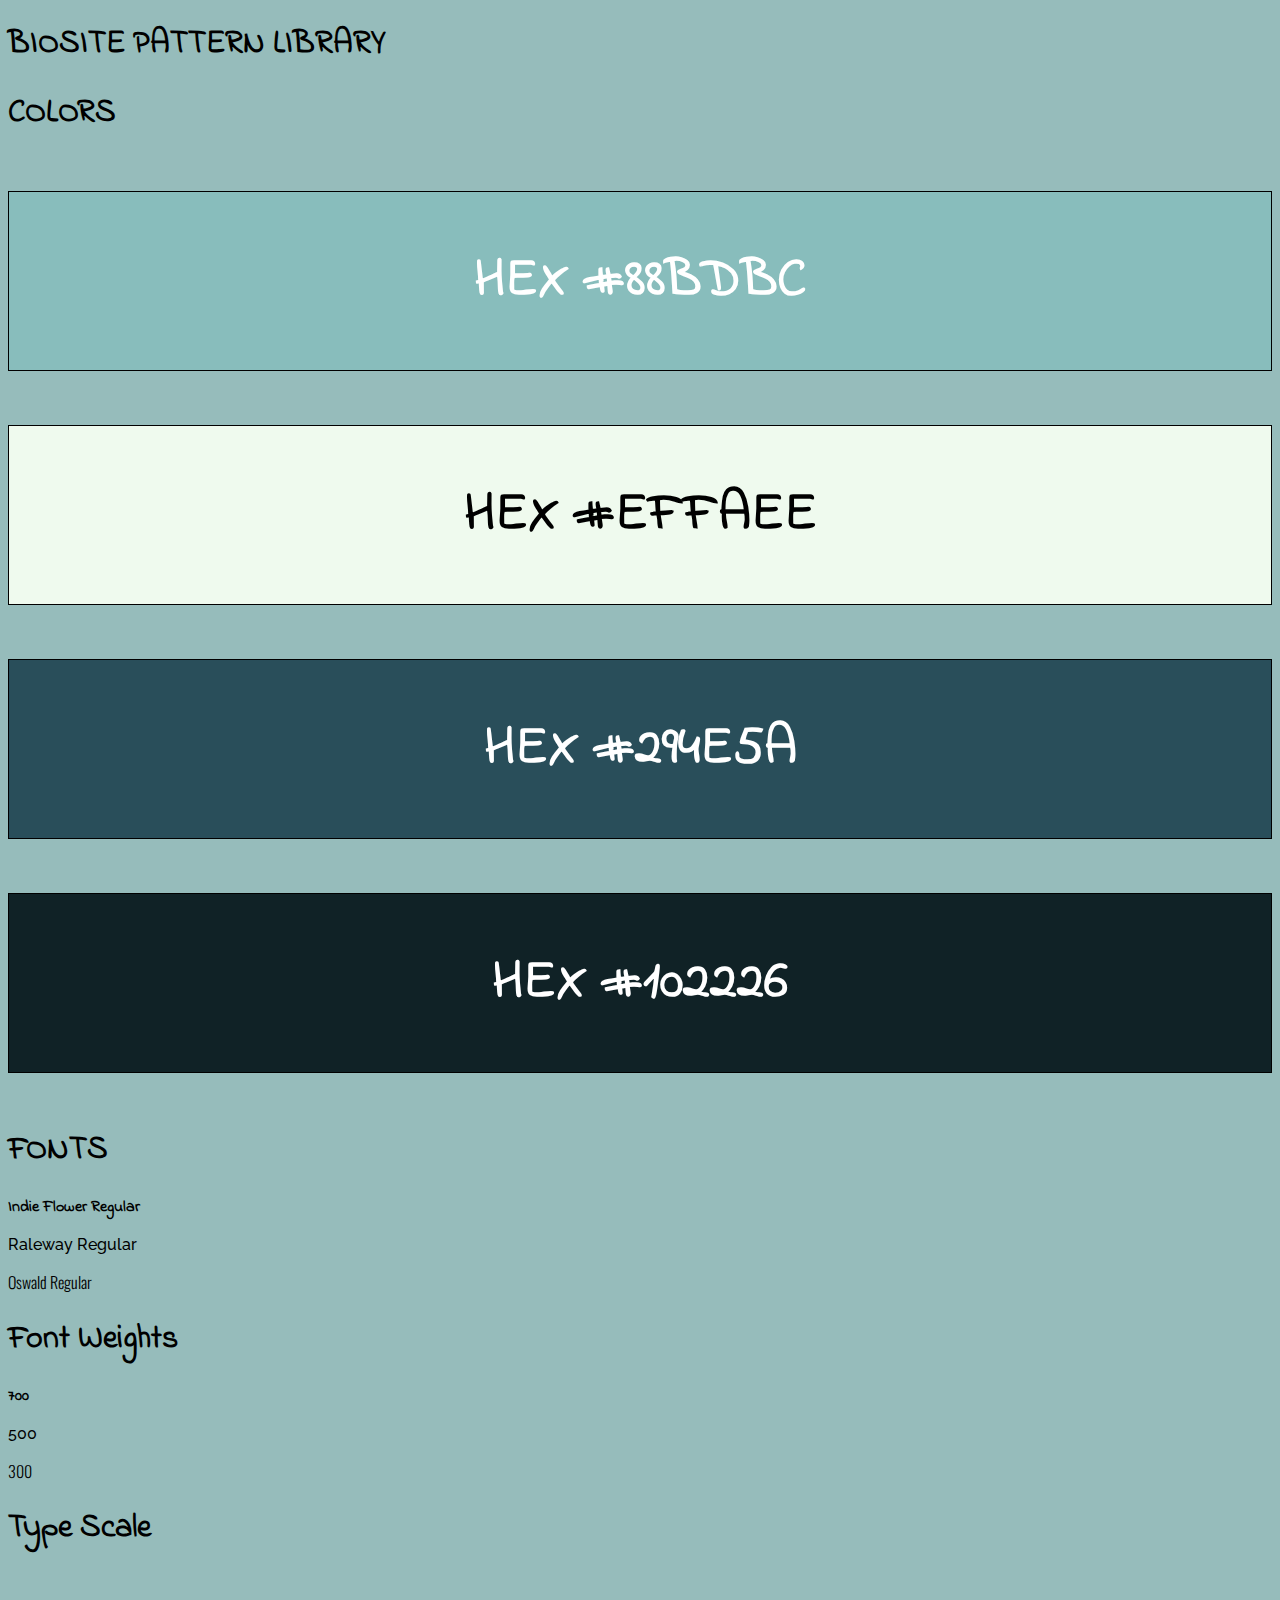
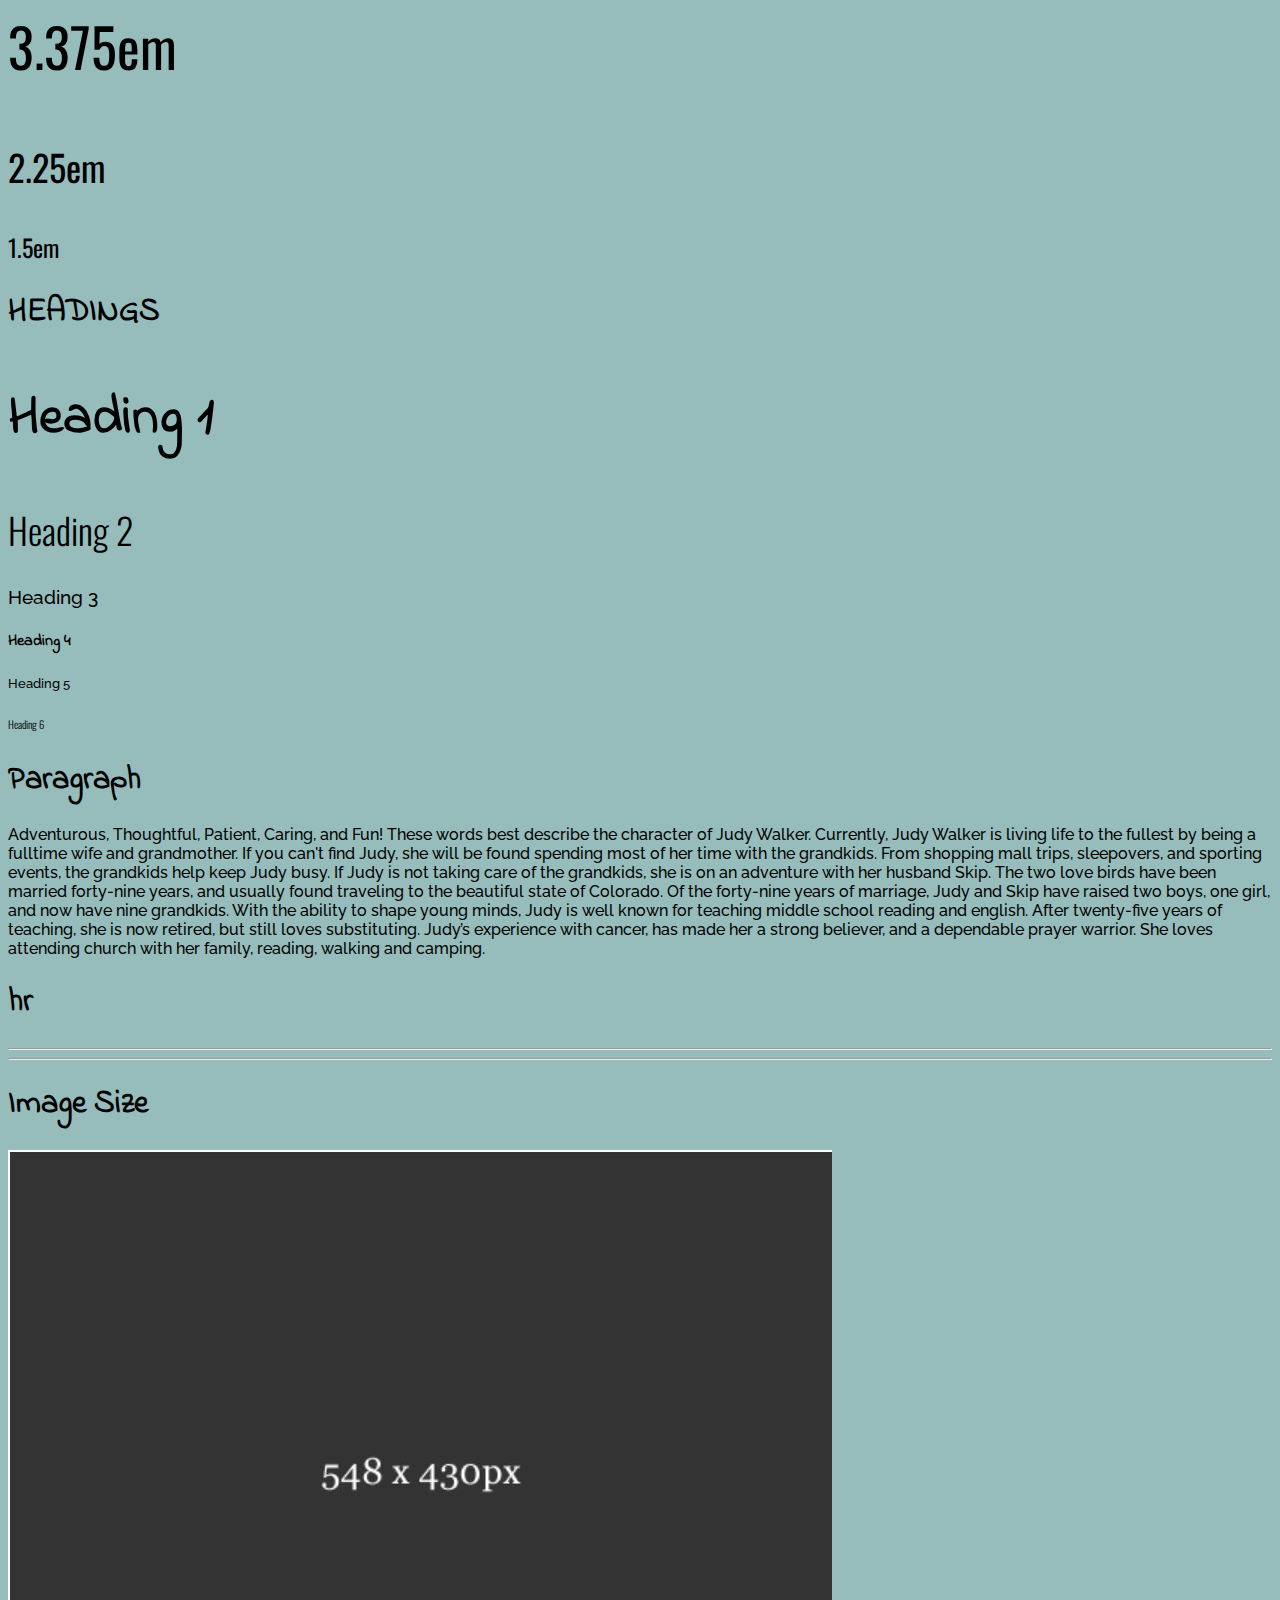
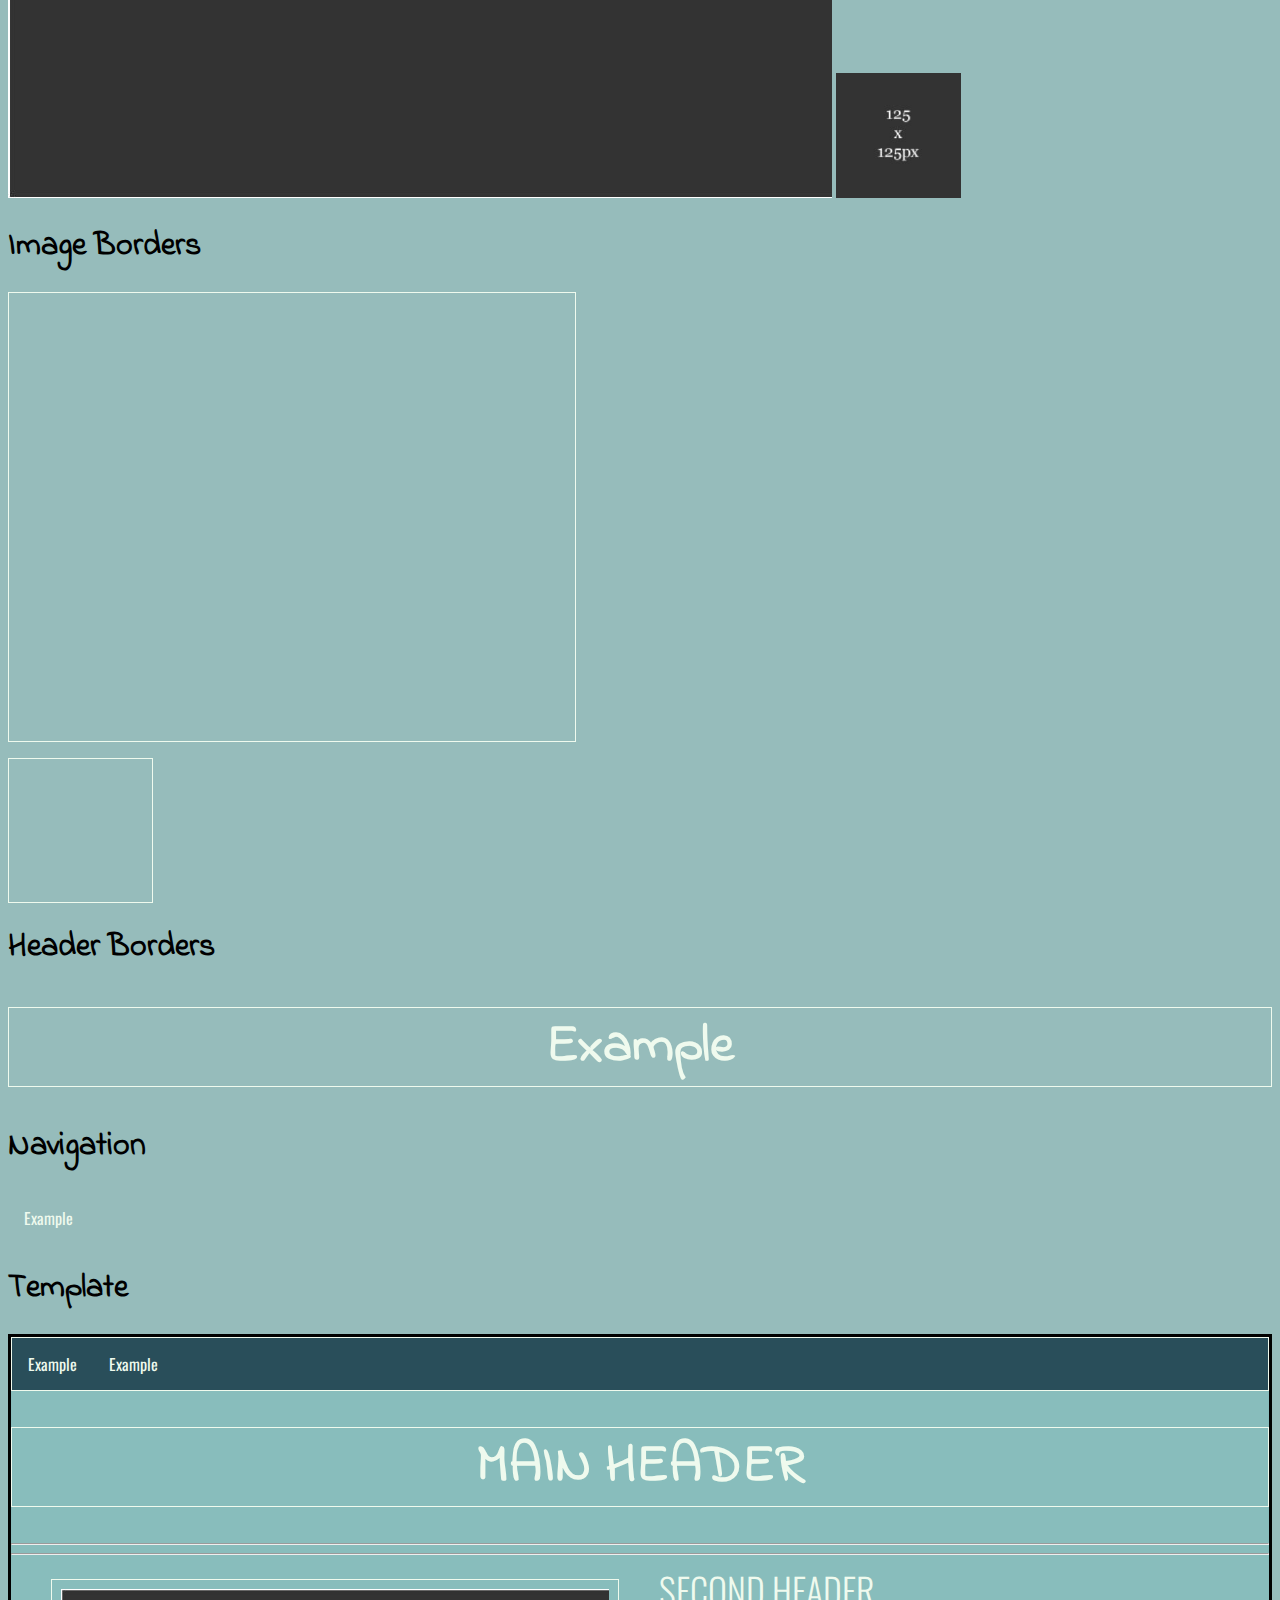
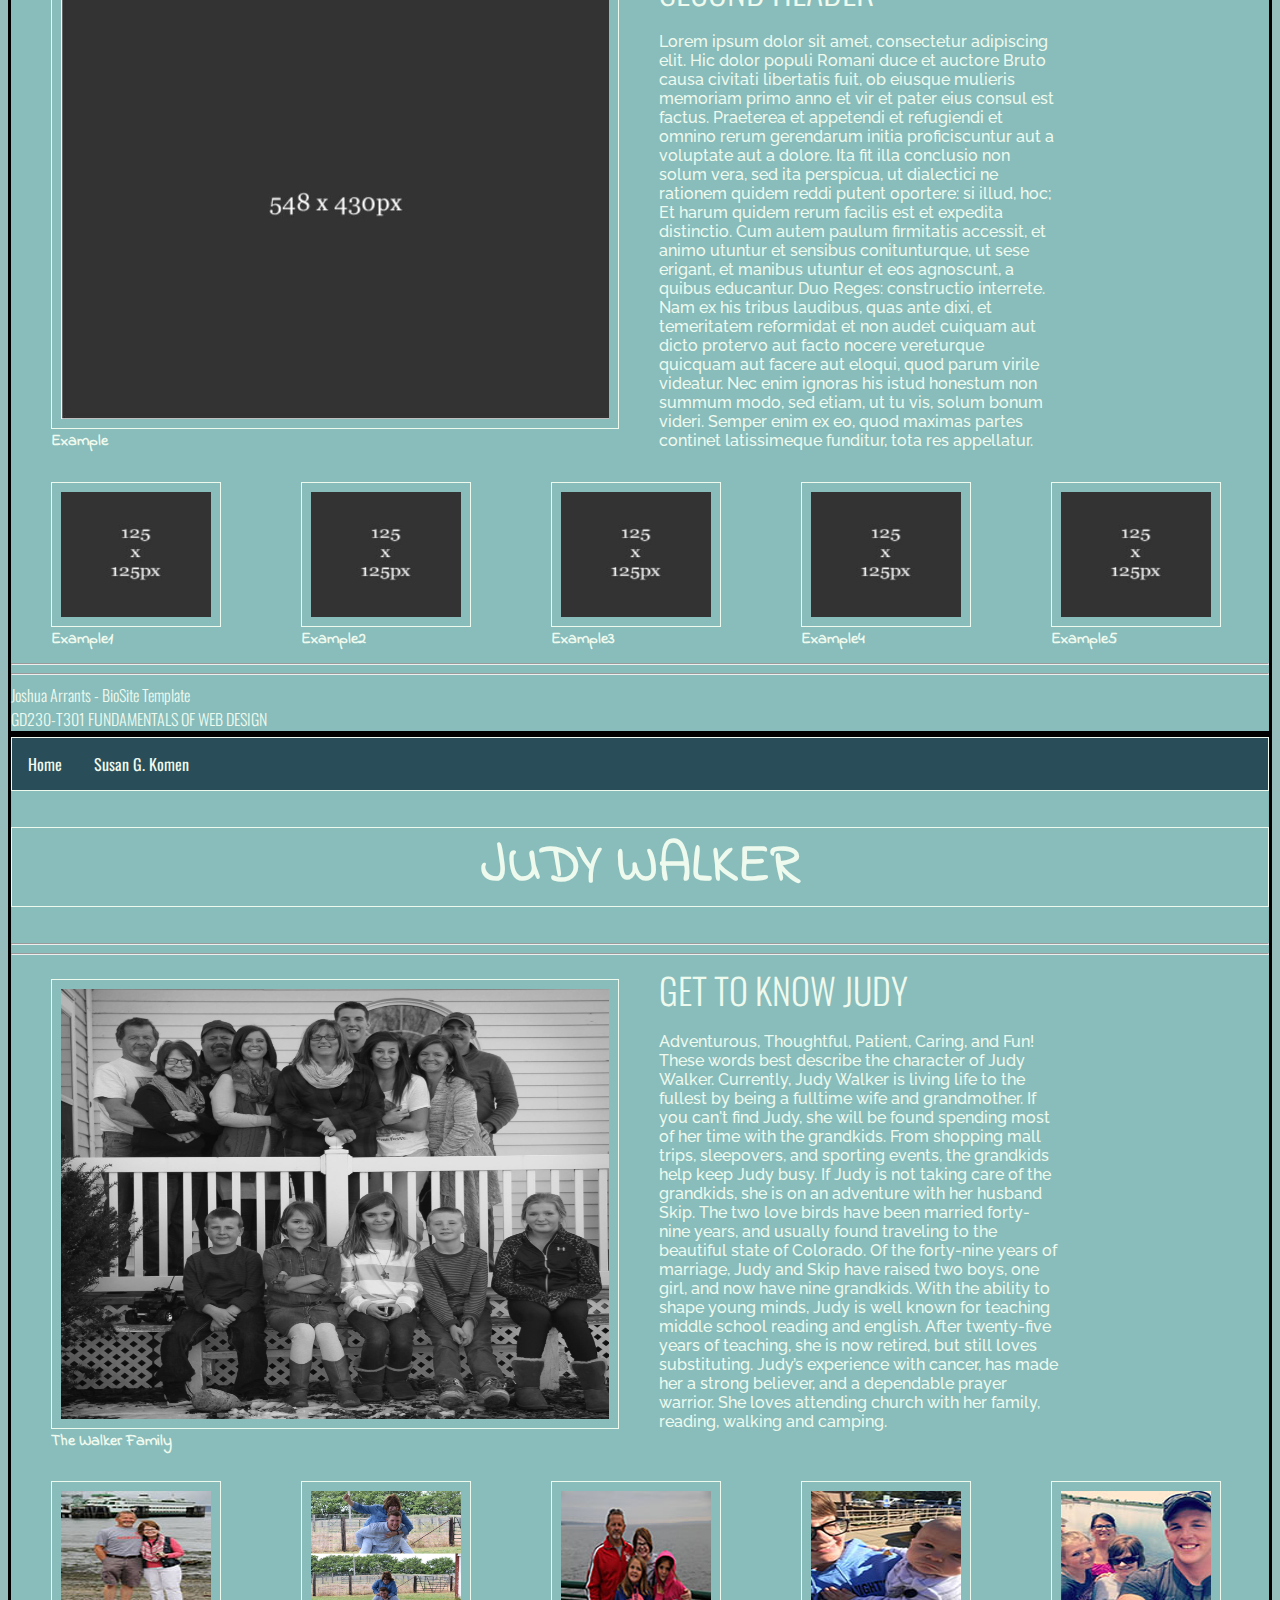
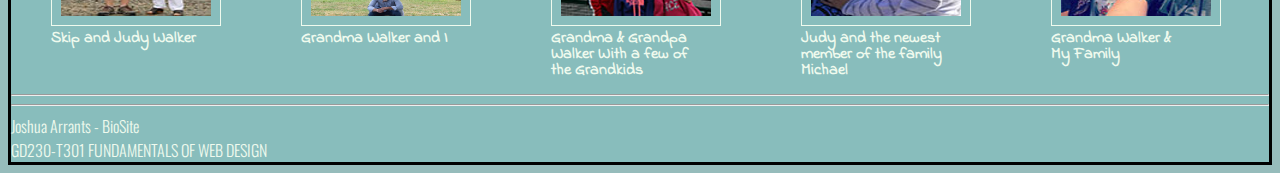
<file: bioSite Project/bioSite Pattern Library/index.html>
<!doctype html>
<html lang="en">
<head>
<meta charset="utf-8">
<meta name = "viewport" content="width = device-width, initial-scale = 1.0"/>
<title>BioSite Pattern Library</title>
<link rel="stylesheet" href="biositelibrarystyle.css"/>
<link href="https://fonts.googleapis.com/css?family=Indie+Flower|Oswald|Raleway" rel="stylesheet">
</head>

<body>

	<header>
	<h1>BIOSITE PATTERN LIBRARY</h1>
	</header>
	
    <h1>COLORS</h1>
    
        <p class="color1">HEX #88BDBC</p>
        <p class="color2">HEX #EFFAEE</p>
        <p class="color3">HEX #294E5A</p>
        <p class="color4">HEX #102226</p>
	
	
	<h1>FONTS</h1>
	
	 	<p class="Indie">Indie Flower Regular</p>
		<p class="Raleway">Raleway Regular</p>
	 	<p class="Oswald">Oswald Regular</p>
	
  	<h1>Font Weights</h1>
		
		<p class="Indie">700</p>
		<p class="Raleway">500 </p>
		<p class="Oswald">300</p>
	
 	
 	<h1>Type Scale</h1>
        
        <p class="scale1">3.375em</p>
        <p class="scale2">2.25em</p>
        <p class="scale3">1.5em</p>

	
	<h1>HEADINGS</h1>
	
	   <h2 class="fontsize1">Heading 1</h2>
	   <h2 class="fontsize2">Heading 2</h2>
	   <h3 class="Raleway">Heading 3</h3>
	   <h4 class="Indie">Heading 4</h4>
	   <h5 class="Raleway">Heading 5</h5>
	   <h6 class="Oswald">Heading 6</h6>
	
	<h1>Paragraph</h1>
	
	   <p class="Raleway">Adventurous, Thoughtful, Patient, Caring, and Fun! These words best describe the character of Judy Walker. Currently, Judy Walker is living life to the fullest by being a fulltime wife and grandmother. If you can't find Judy, she will be found spending most of her time with the grandkids. From shopping mall trips, sleepovers, and sporting events, the grandkids help keep Judy busy. If Judy is not taking care of the grandkids, she is on an adventure with her husband Skip. The two love birds have been married forty-nine years, and usually found traveling to the beautiful state of Colorado. Of the forty-nine years of marriage, Judy and Skip have raised two boys, one girl, and now have nine grandkids. With the ability to shape young minds, Judy is well known for teaching middle school reading and english. After twenty-five years of teaching, she is now retired, but still loves substituting. Judy’s experience with cancer, has made her a strong believer, and a dependable prayer warrior. She loves attending church with her family, reading, walking and camping.</p>
	
	
	<h1>hr</h1>
		<hr />
		<hr />
	
	<h1>Image Size</h1>
	
	<img src="_images/mainphoto.JPG" alt="mainimage" />
	<img class="imgsmall" src="_images/morephoto.JPG" alt="morephotos" />
	
	<h1>Image Borders</h1>
	
	
	<p class="imgborder"></p>
	<p class="extraimgborder"></p>
	
	<h1>Header Borders</h1>
	
    <h1 class="mainheader">Example</h1>
    
    <h1>Navigation</h1>
    
    <ul>
    
    <li><a href="" target="_blank">Example</a></li>
        
    </ul>
    
    <h1>Template</h1>
    
<div class="template">
	
    <div class="navbar">
			
        <ul>
            
            <li><a href="" target="_blank">Example</a></li>
            <li><a href="" target="_blank">Example</a></li>

        </ul>
		
    </div>
	  
    <h1 class="mainheader">MAIN HEADER</h1>
	
	<hr />
	<hr />
    
    <div class="mainphoto">
	  	 
		<figure>
			<img class="imgholder" src="_images/mainphoto.JPG" alt="Main Photo" /> 
			<figcaption>Example</figcaption>
		</figure>
    
    </div>
	  
    <div class="maincontent"> 
	  
	 	<h2 class="secondheader">SECOND HEADER</h2>
	 	
	 	<p class="mainparagraph">Lorem ipsum dolor sit amet, consectetur adipiscing elit. Hic dolor populi Romani duce et auctore Bruto causa civitati libertatis fuit, ob eiusque mulieris memoriam primo anno et vir et pater eius consul est factus. Praeterea et appetendi et refugiendi et omnino rerum gerendarum initia proficiscuntur aut a voluptate aut a dolore. Ita fit illa conclusio non solum vera, sed ita perspicua, ut dialectici ne rationem quidem reddi putent oportere: si illud, hoc; Et harum quidem rerum facilis est et expedita distinctio. Cum autem paulum firmitatis accessit, et animo utuntur et sensibus conitunturque, ut sese erigant, et manibus utuntur et eos agnoscunt, a quibus educantur. Duo Reges: constructio interrete. Nam ex his tribus laudibus, quas ante dixi, et temeritatem reformidat et non audet cuiquam aut dicto protervo aut facto nocere vereturque quicquam aut facere aut eloqui, quod parum virile videatur. Nec enim ignoras his istud honestum non summum modo, sed etiam, ut tu vis, solum bonum videri. Semper enim ex eo, quod maximas partes continet latissimeque funditur, tota res appellatur.</p>
	  
    </div>
	
	<div class="extraphotos">
		
        <figure>
			<img class="extraimgholder" src="_images/morephoto.JPG" alt="Extra Photo 1"/>
			<figcaption>Example1</figcaption>
		</figure>
		
        <figure>
			<img class="extraimgholder" src="_images/morephoto.JPG" alt="Extra Photo 2"/>
			<figcaption>Example2</figcaption>
		</figure>
		
        <figure>
		    <img class="extraimgholder" src="_images/morephoto.JPG" alt="Extra Photo 3"/>
            <figcaption>Example3</figcaption>
		</figure>
		
        <figure>
			<img class="extraimgholder" src="_images/morephoto.JPG" alt="Extra Photo 4"/>
			<figcaption>Example4</figcaption>
		</figure>
		
        <figure>
			<img class="extraimgholder" src="_images/morephoto.JPG" alt="Extra Photo 5"/>
			<figcaption>Example5</figcaption>
		</figure>
	
    </div>
		
	<footer>
	
	 <hr />
	 <hr />
	
	 Joshua Arrants - BioSite Template
	 <br />
	 GD230-T301 FUNDAMENTALS OF WEB DESIGN
    
    </footer>
	
		
</div>
<div class="template">
	
    <div class="navbar">
			
        <ul>
            
            <li><a href="http://www.joshuaarrants.newbedesign.com/" target="_blank">Home</a></li>
            <li><a href="https://ww5.komen.org/" target="_blank">Susan G. Komen</a></li>

        </ul>

    </div>

    <h1 class="mainheader">JUDY WALKER</h1>
	
	<hr />
	<hr />
    
    <div class="mainphoto">
        
        <figure>
            <img class="imgholder" src="_images/TheWalkerFamily.jpg" alt="Main Photo" /> 
            <figcaption>The Walker Family</figcaption>  
        </figure>
    
    </div> 
	  
    <div class="maincontent"> 	  
	 	
        <h2 class="secondheader">GET TO KNOW JUDY</h2>
	 		
        <p class="mainparagraph">Adventurous, Thoughtful, Patient, Caring, and Fun! These words best describe the character of Judy Walker. Currently, Judy Walker is living life to the fullest by being a fulltime wife and grandmother. If you can't find Judy, she will be found spending most of her time with the grandkids. From shopping mall trips, sleepovers, and sporting events, the grandkids help keep Judy busy. If Judy is not taking care of the grandkids, she is on an adventure with her husband Skip. The two love birds have been married forty-nine years, and usually found traveling to the beautiful state of Colorado. Of the forty-nine years of marriage, Judy and Skip have raised two boys, one girl, and now have nine grandkids. With the ability to shape young minds, Judy is well known for teaching middle school reading and english. After twenty-five years of teaching, she is now retired, but still loves substituting. Judy’s experience with cancer, has made her a strong believer, and a dependable prayer warrior. She loves attending church with her family, reading, walking and camping.</p>	 
    
    </div>
	
    <div class="extraphotos">
		
        <figure>
            <img class="extraimgholder" src="_images/GrandmaandGrandpaWalker.jpg" alt="Skip and Judy Walker" />
			<figcaption>Skip and Judy Walker</figcaption>
		</figure>
		
        <figure>
            <img class="extraimgholder" src="_images/GrandmaandI.jpg" alt="Extra Photo 2" />
			<figcaption>Grandma Walker and I</figcaption>
        </figure>
		
        <figure>
		      <img class="extraimgholder" src="_images/GmaGrandkids.jpg" alt="Extra Photo 3" />
              <figcaption>Grandma &amp; Grandpa <br>
			  Walker With a few of <br>
		      the Grandkids</figcaption>
		</figure>
		
        <figure>
            <img class="extraimgholder" src="_images/GmaMichael.jpg" alt="Extra Photo 4" />
			<figcaption>Judy and the newest <br>
		  				member of the family <br>
						Michael</figcaption>
        </figure>
		
        <figure>
			<img class="extraimgholder" src="_images/GmaFam.jpg" alt="Extra Photo 5" />
			<figcaption>Grandma Walker &amp; <br>
		    My Family</figcaption>
        </figure>
		
</div>
		
	<footer>
	
	 <hr />
	 <hr />
	
	 Joshua Arrants - BioSite
	 <br />
	 GD230-T301 FUNDAMENTALS OF WEB DESIGN
	
    </footer>
	
		
</div>	
</body>
</html>
</file>
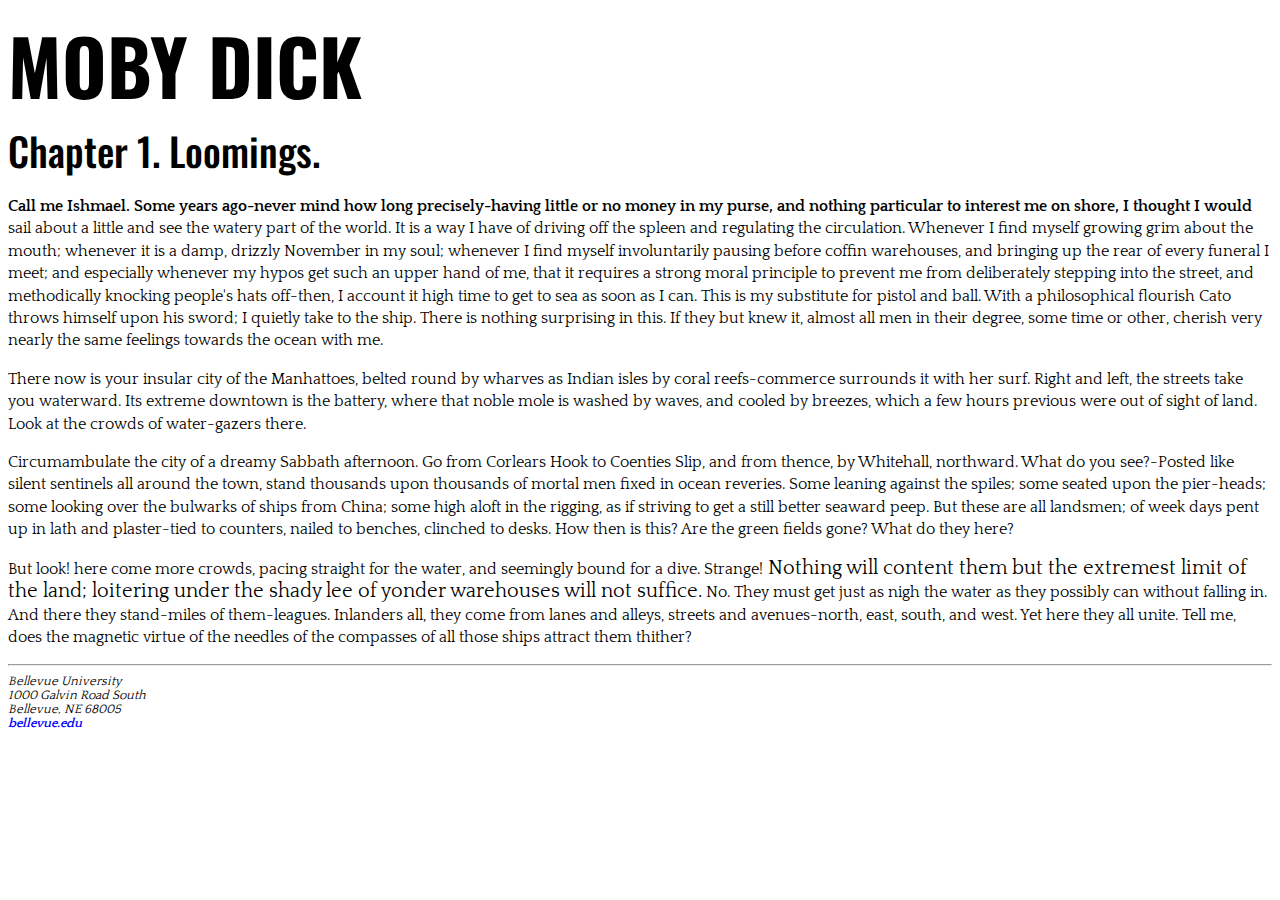
<file: GD230_jArrants/arrants_EX2/arrants_EX2.htm>
<!DOCTYPE html>
<html lang="en">

<head>
	
	<meta charset="UTF-8">
	
	<meta name = "viewport" content="width = device-width, initial-scale = 1.0"/>
	
	<meta name="keywords" content="moby dick" />
	
	<meta http-equiv="author" content="Joshua Arrants" />
	
	<meta http-equiv="pragma" content="no-cache" />
	
	<title>Joshua Arrants</title>
	
	<link rel="stylesheet" href="style.css">
	
	<link href="https://fonts.googleapis.com/css?family=Oswald:300,500,700|Quattrocento:400,700" rel="stylesheet">
	
</head>
	
	<body>
	
	<div id = "container" >
	
	<h1>Moby Dick</h1>

	<h2>Chapter 1. Loomings.</h2>

	<p class = "intro">Call me Ishmael. Some years ago-never mind how long precisely-having little or no money in my purse, and nothing particular to interest me on shore, I thought I would sail about a little and see the watery part of the world. It is a way I have of driving off the spleen and regulating the circulation. Whenever I find myself growing grim about the mouth; whenever it is a damp, drizzly November in my soul; whenever I find myself involuntarily pausing before coffin warehouses, and bringing up the rear of every funeral I meet; and especially whenever my hypos get such an upper hand of me, that it requires a strong moral principle to prevent me from deliberately stepping into the street, and methodically knocking people's hats off-then, I account it high time to get to sea as soon as I can. This is my substitute for pistol and ball. With a philosophical flourish Cato throws himself upon his sword; I quietly take to the ship. There is nothing surprising in this. If they but knew it, almost all men in their degree, some time or other, cherish very nearly the same feelings towards the ocean with me.</p>

	<p>There now is your insular city of the Manhattoes, belted round by wharves as Indian isles by coral reefs-commerce surrounds it with her surf. Right and left, the streets take you waterward. Its extreme downtown is the battery, where that noble mole is washed by waves, and cooled by breezes, which a few hours previous were out of sight of land. Look at the crowds of water-gazers there.</p>

	<p>Circumambulate the city of a dreamy Sabbath afternoon. Go from Corlears Hook to Coenties Slip, and from thence, by Whitehall, northward. What do you see?-Posted like silent sentinels all around the town, stand thousands upon thousands of mortal men fixed in ocean reveries. Some leaning against the spiles; some seated upon the pier-heads; some looking over the bulwarks of ships from China; some high aloft in the rigging, as if striving to get a still better seaward peep. But these are all landsmen; of week days pent up in lath and plaster-tied to counters, nailed to benches, clinched to desks. How then is this? Are the green fields gone? What do they here?</p>

	<p>But look! here come more crowds, pacing straight for the water, and seemingly bound for a dive. Strange!<span class = "sentence"> Nothing will content them but the extremest limit of the land; loitering under the shady lee of yonder warehouses will not suffice.</span> No. They must get just as nigh the water as they possibly can without falling in. And there they stand-miles of them-leagues. Inlanders all, they come from lanes and alleys, streets and avenues-north, east, south, and west. Yet here they all unite. Tell me, does the magnetic virtue of the needles of the compasses of all those ships attract them thither?</p>
	
	<hr />
	
	<address>
	
	Bellevue University 
	
	<br />1000 Galvin Road South 
	
	<br />Bellevue, NE 68005
	
		<br /><a href = "http://www.bellevue.edu/"><b>bellevue.edu</b></a>
	
	</address>
	
	</div>
	
</body>
	
</html>
</file>
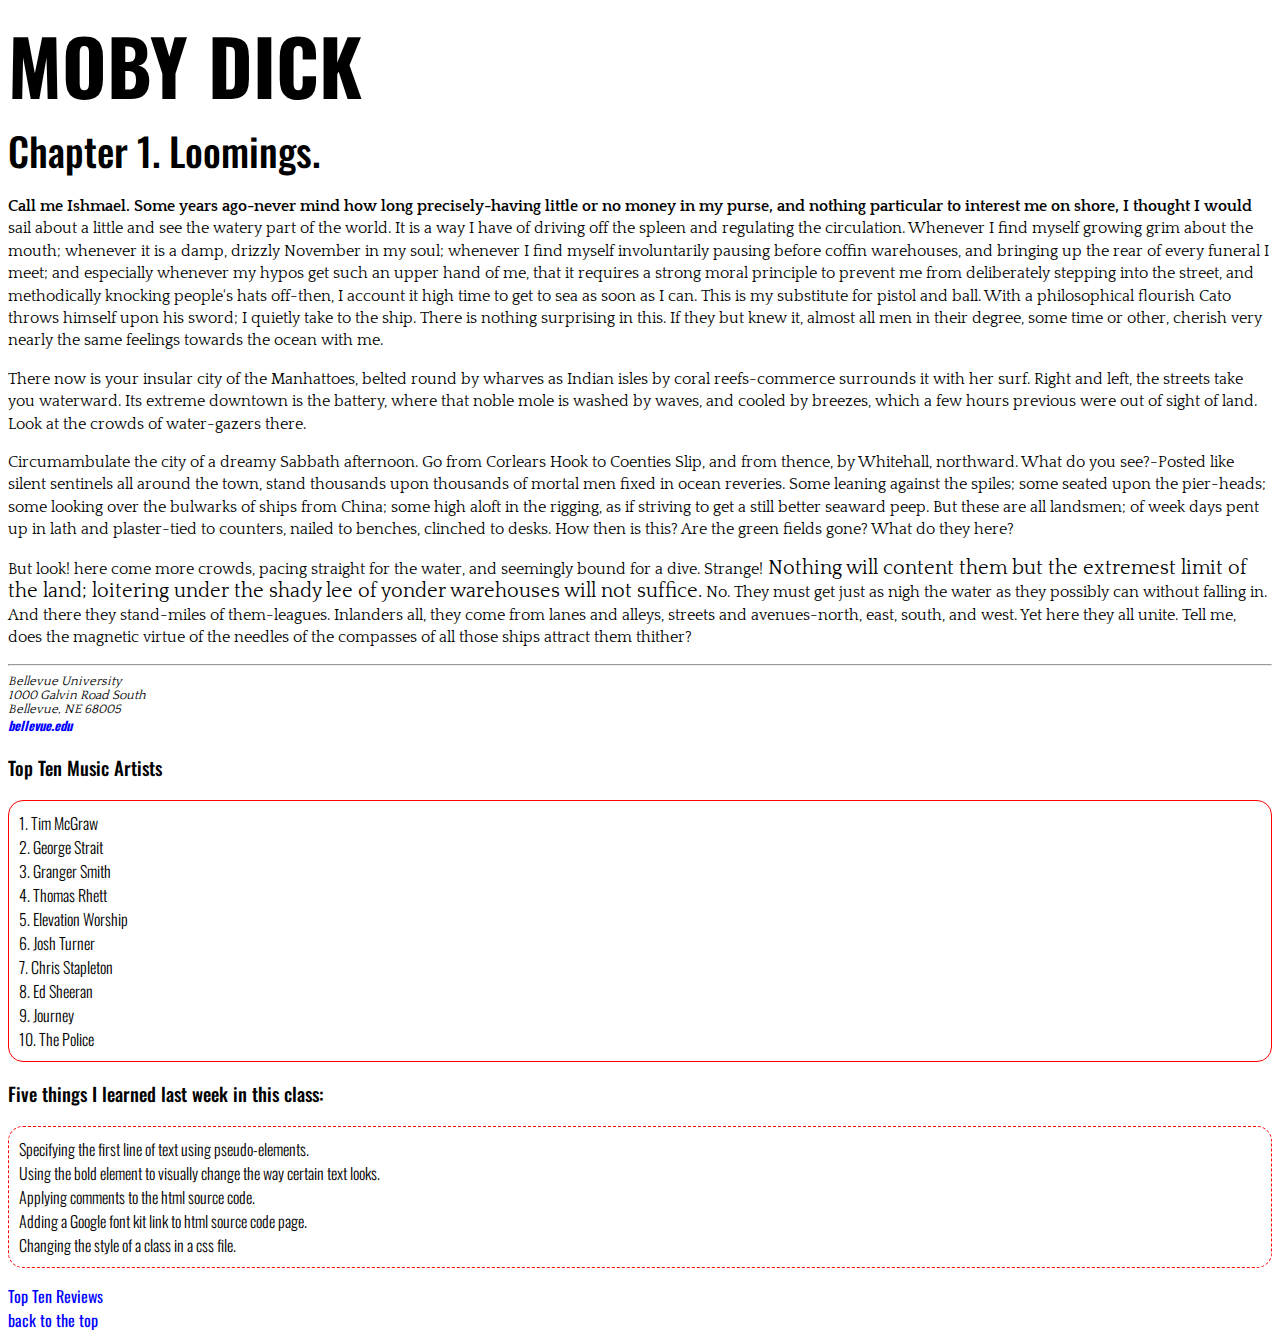
<file: GD230_jArrants/arrants_EX3/arrants_EX3.htm>
<!DOCTYPE html>
<html lang="en">

<head>
	
	<meta charset="UTF-8">
	
	<meta name = "viewport" content="width = device-width, initial-scale = 1.0"/>
	
	<meta name="keywords" content="moby dick" />
	
	<meta http-equiv="author" content="Joshua Arrants" />
	
	<meta http-equiv="pragma" content="no-cache" />
	
	<title>Joshua Arrants</title>
	
	<link rel="stylesheet" href="style.css">
	
	<link href="https://fonts.googleapis.com/css?family=Oswald:300,500,700|Quattrocento:400,700" rel="stylesheet">
	
</head>
	
	<body>
	
	<div id = "container" >
	
	<h1>Moby Dick</h1>

	<h2>Chapter 1. Loomings.</h2>

	<p class = "intro">Call me Ishmael. Some years ago-never mind how long precisely-having little or no money in my purse, and nothing particular to interest me on shore, I thought I would sail about a little and see the watery part of the world. It is a way I have of driving off the spleen and regulating the circulation. Whenever I find myself growing grim about the mouth; whenever it is a damp, drizzly November in my soul; whenever I find myself involuntarily pausing before coffin warehouses, and bringing up the rear of every funeral I meet; and especially whenever my hypos get such an upper hand of me, that it requires a strong moral principle to prevent me from deliberately stepping into the street, and methodically knocking people's hats off-then, I account it high time to get to sea as soon as I can. This is my substitute for pistol and ball. With a philosophical flourish Cato throws himself upon his sword; I quietly take to the ship. There is nothing surprising in this. If they but knew it, almost all men in their degree, some time or other, cherish very nearly the same feelings towards the ocean with me.</p>

	<p>There now is your insular city of the Manhattoes, belted round by wharves as Indian isles by coral reefs-commerce surrounds it with her surf. Right and left, the streets take you waterward. Its extreme downtown is the battery, where that noble mole is washed by waves, and cooled by breezes, which a few hours previous were out of sight of land. Look at the crowds of water-gazers there.</p>

	<p>Circumambulate the city of a dreamy Sabbath afternoon. Go from Corlears Hook to Coenties Slip, and from thence, by Whitehall, northward. What do you see?-Posted like silent sentinels all around the town, stand thousands upon thousands of mortal men fixed in ocean reveries. Some leaning against the spiles; some seated upon the pier-heads; some looking over the bulwarks of ships from China; some high aloft in the rigging, as if striving to get a still better seaward peep. But these are all landsmen; of week days pent up in lath and plaster-tied to counters, nailed to benches, clinched to desks. How then is this? Are the green fields gone? What do they here?</p>

	<p>But look! here come more crowds, pacing straight for the water, and seemingly bound for a dive. Strange!<span class = "sentence"> Nothing will content them but the extremest limit of the land; loitering under the shady lee of yonder warehouses will not suffice.</span> No. They must get just as nigh the water as they possibly can without falling in. And there they stand-miles of them-leagues. Inlanders all, they come from lanes and alleys, streets and avenues-north, east, south, and west. Yet here they all unite. Tell me, does the magnetic virtue of the needles of the compasses of all those ships attract them thither?</p>
	
	<hr />
	
	<address>
	
	Bellevue University 
	
	<br />1000 Galvin Road South 
	
	<br />Bellevue, NE 68005
	
		<br /><a href = "http://www.bellevue.edu/" target="_blank"> <b>bellevue.edu</b></a>
	
	</address>
	
	<h3>Top Ten Music Artists</h3>
	
		<ol>
			<li>Tim McGraw</li>
			<li>George Strait</li>
			<li>Granger Smith</li>
			<li>Thomas Rhett</li>
			<li>Elevation Worship</li>
			<li>Josh Turner</li>
			<li>Chris Stapleton</li>
			<li>Ed Sheeran</li>
			<li>Journey</li>
			<li>The Police</li>
		</ol>
		
	<h3>Five things I learned last week in this class:</h3>
		
		<ul>
			<li>Specifying the first line of text using pseudo-elements.</li>
			<li>Using the bold element to visually change the way certain text looks.</li>
			<li>Applying comments to the html source code.</li>
			<li>Adding a Google font kit link to html source code page.</li>
			<li>Changing the style of a class in a css file.</li>
		</ul>
		
		
		<a href="http://www.toptenreviews.com/" target="_blank">Top Ten Reviews</a><br />
		
		<a href="#container">back to the top</a>
	</div>
	
</body>
	
</html>
</file>
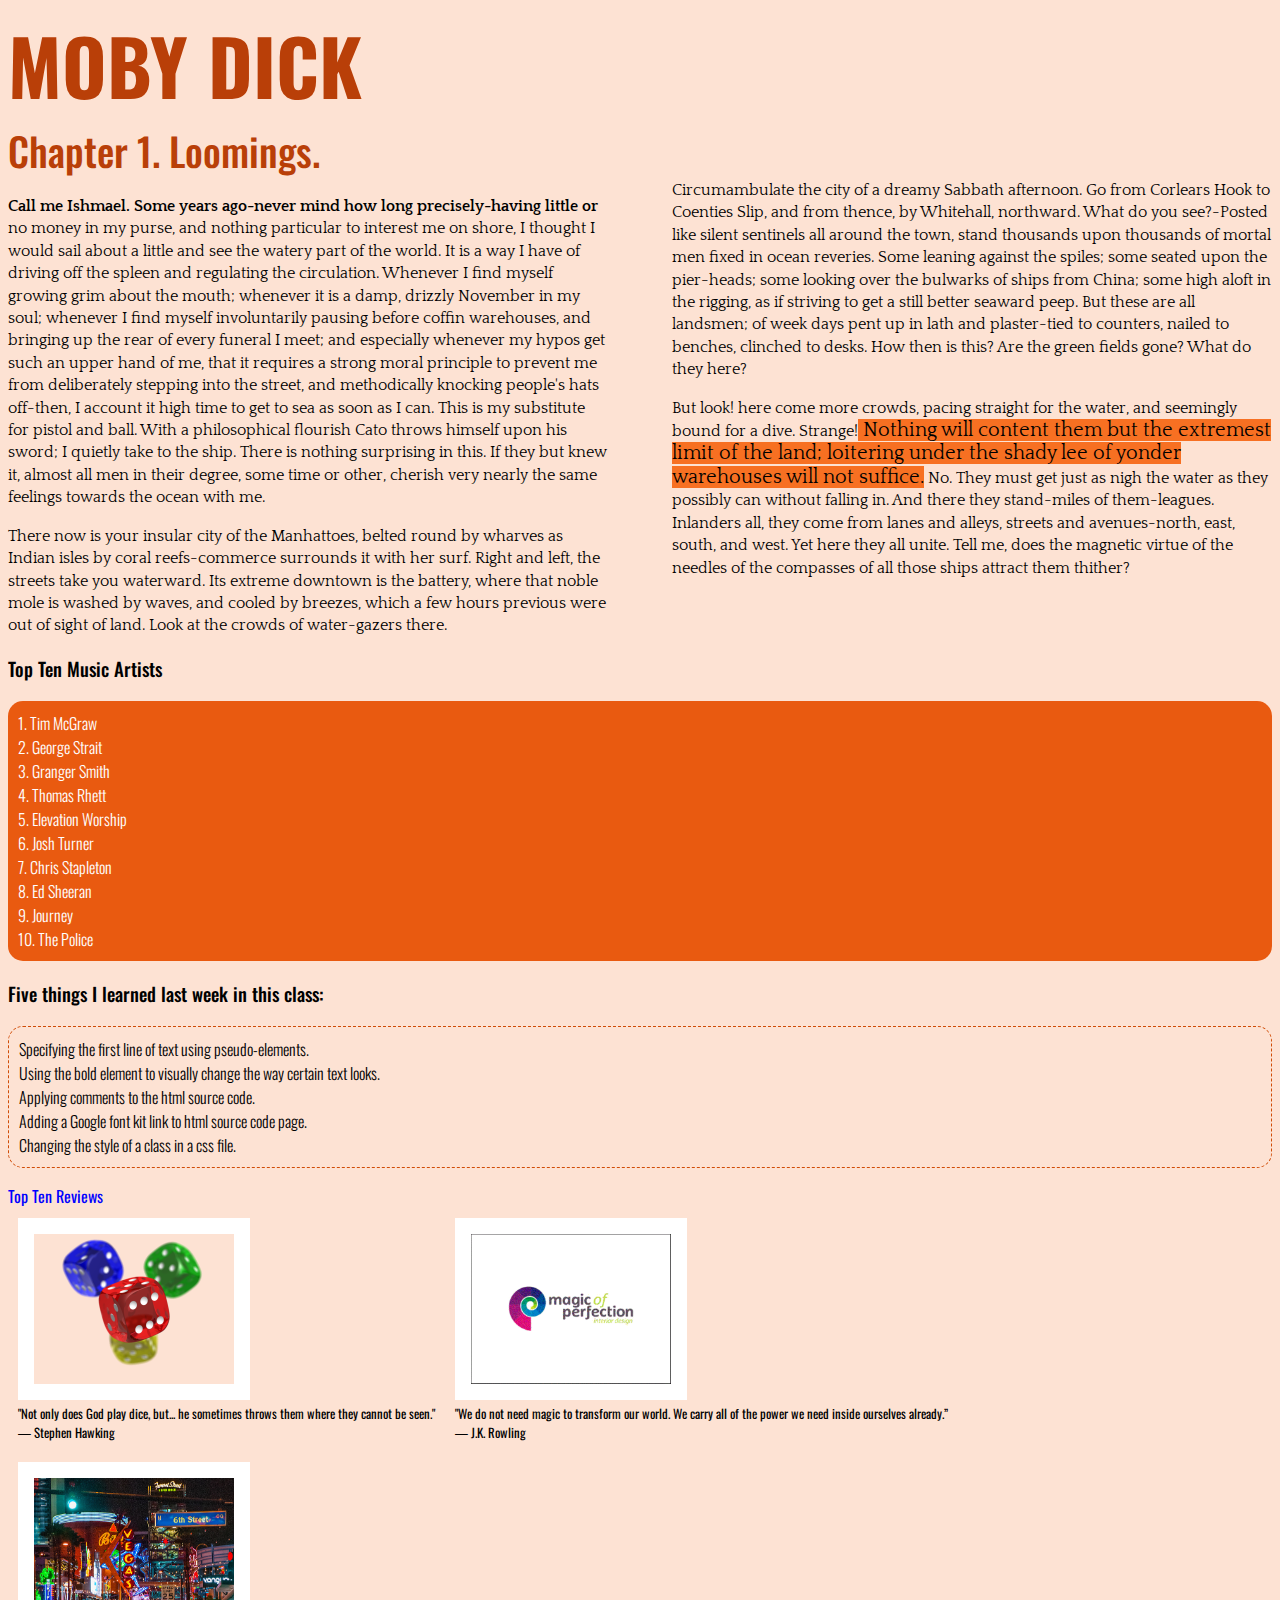
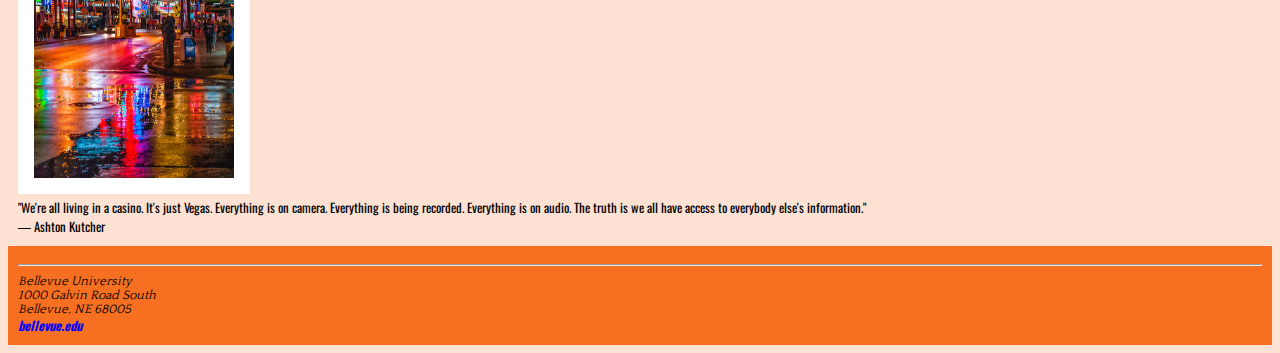
<file: GD230_jArrants/arrants_EX4/arrants_EX4.htm>
<!DOCTYPE html>
<html lang="en">

<head>
	
	<meta charset="UTF-8">
	
	<meta name = "viewport" content="width = device-width, initial-scale = 1.0"/>
	
	<meta name="keywords" content="moby dick" />
	
	<meta http-equiv="author" content="Joshua Arrants" />
	
	<meta http-equiv="pragma" content="no-cache" />
	
	<title>Joshua Arrants</title>
	
	<link rel="stylesheet" href="style.css">
	
	<link href="https://fonts.googleapis.com/css?family=Oswald:300,500,700|Quattrocento:400,700" rel="stylesheet">
	
</head>
	
	<body>
	
	<header>
	
	<h1>Moby Dick</h1>

	<h2>Chapter 1. Loomings.</h2>
	
	</header>
	
	<main>
	
	<article>
		
	<p class = "intro">Call me Ishmael. Some years ago-never mind how long precisely-having little or no money in my purse, and nothing particular to interest me on shore, I thought I would sail about a little and see the watery part of the world. It is a way I have of driving off the spleen and regulating the circulation. Whenever I find myself growing grim about the mouth; whenever it is a damp, drizzly November in my soul; whenever I find myself involuntarily pausing before coffin warehouses, and bringing up the rear of every funeral I meet; and especially whenever my hypos get such an upper hand of me, that it requires a strong moral principle to prevent me from deliberately stepping into the street, and methodically knocking people's hats off-then, I account it high time to get to sea as soon as I can. This is my substitute for pistol and ball. With a philosophical flourish Cato throws himself upon his sword; I quietly take to the ship. There is nothing surprising in this. If they but knew it, almost all men in their degree, some time or other, cherish very nearly the same feelings towards the ocean with me.</p>

	<p>There now is your insular city of the Manhattoes, belted round by wharves as Indian isles by coral reefs-commerce surrounds it with her surf. Right and left, the streets take you waterward. Its extreme downtown is the battery, where that noble mole is washed by waves, and cooled by breezes, which a few hours previous were out of sight of land. Look at the crowds of water-gazers there.</p>

	<p>Circumambulate the city of a dreamy Sabbath afternoon. Go from Corlears Hook to Coenties Slip, and from thence, by Whitehall, northward. What do you see?-Posted like silent sentinels all around the town, stand thousands upon thousands of mortal men fixed in ocean reveries. Some leaning against the spiles; some seated upon the pier-heads; some looking over the bulwarks of ships from China; some high aloft in the rigging, as if striving to get a still better seaward peep. But these are all landsmen; of week days pent up in lath and plaster-tied to counters, nailed to benches, clinched to desks. How then is this? Are the green fields gone? What do they here?</p>

	<p>But look! here come more crowds, pacing straight for the water, and seemingly bound for a dive. Strange!<span class = "sentence"> Nothing will content them but the extremest limit of the land; loitering under the shady lee of yonder warehouses will not suffice.</span> No. They must get just as nigh the water as they possibly can without falling in. And there they stand-miles of them-leagues. Inlanders all, they come from lanes and alleys, streets and avenues-north, east, south, and west. Yet here they all unite. Tell me, does the magnetic virtue of the needles of the compasses of all those ships attract them thither?</p>
	
	</article>
	
	<h3>Top Ten Music Artists</h3>
	
		<ol>
			<li>Tim McGraw</li>
			<li>George Strait</li>
			<li>Granger Smith</li>
			<li>Thomas Rhett</li>
			<li>Elevation Worship</li>
			<li>Josh Turner</li>
			<li>Chris Stapleton</li>
			<li>Ed Sheeran</li>
			<li>Journey</li>
			<li>The Police</li>
		</ol>
		
	<h3>Five things I learned last week in this class:</h3>
		
		<ul>
			<li>Specifying the first line of text using pseudo-elements.</li>
			<li>Using the bold element to visually change the way certain text looks.</li>
			<li>Applying comments to the html source code.</li>
			<li>Adding a Google font kit link to html source code page.</li>
			<li>Changing the style of a class in a css file.</li>
		</ul>
		
		
		<a href="http://www.toptenreviews.com/" target="_blank">Top Ten Reviews</a><br />
		
    <figure>
			<img src="images/dice.png" alt="Picture of different color dice"/>
			<br />
			<figcaption>"Not only does God play dice, but... he sometimes throws them where they cannot be seen."<br />
			― Stephen Hawking</figcaption>
	  </figure>
		
    <figure>
	  <img src="images/magic.GIF" alt="Magic of Perfection"/>
			<br />
			<figcaption>"We do not need magic to transform our world. We carry all of the power we need inside ourselves already.”<br />
			― J.K. Rowling</figcaption>
	  </figure>
		
	<figure>
		  <img src="images/Vegas.jpg" alt="Picture of 6th street in Vegas"/>
			<br />
	  <figcaption>"We're all living in a casino. It's just Vegas. Everything is on camera. Everything is being recorded. Everything is on audio. The truth is we all have access to everybody else's information."<br />
			― Ashton Kutcher</figcaption>
	  </figure>

   </main>
    
    <footer> 
    
     <hr />
	
  <address>
	
	Bellevue University 
	
	<br />1000 Galvin Road South 
	
	<br />Bellevue, NE 68005
	
		<br /><a href = "http://www.bellevue.edu/" target="_blank"> <b>bellevue.edu</b></a>
	
  </address>

</footer>	
	
</body>
	
</html>
</file>
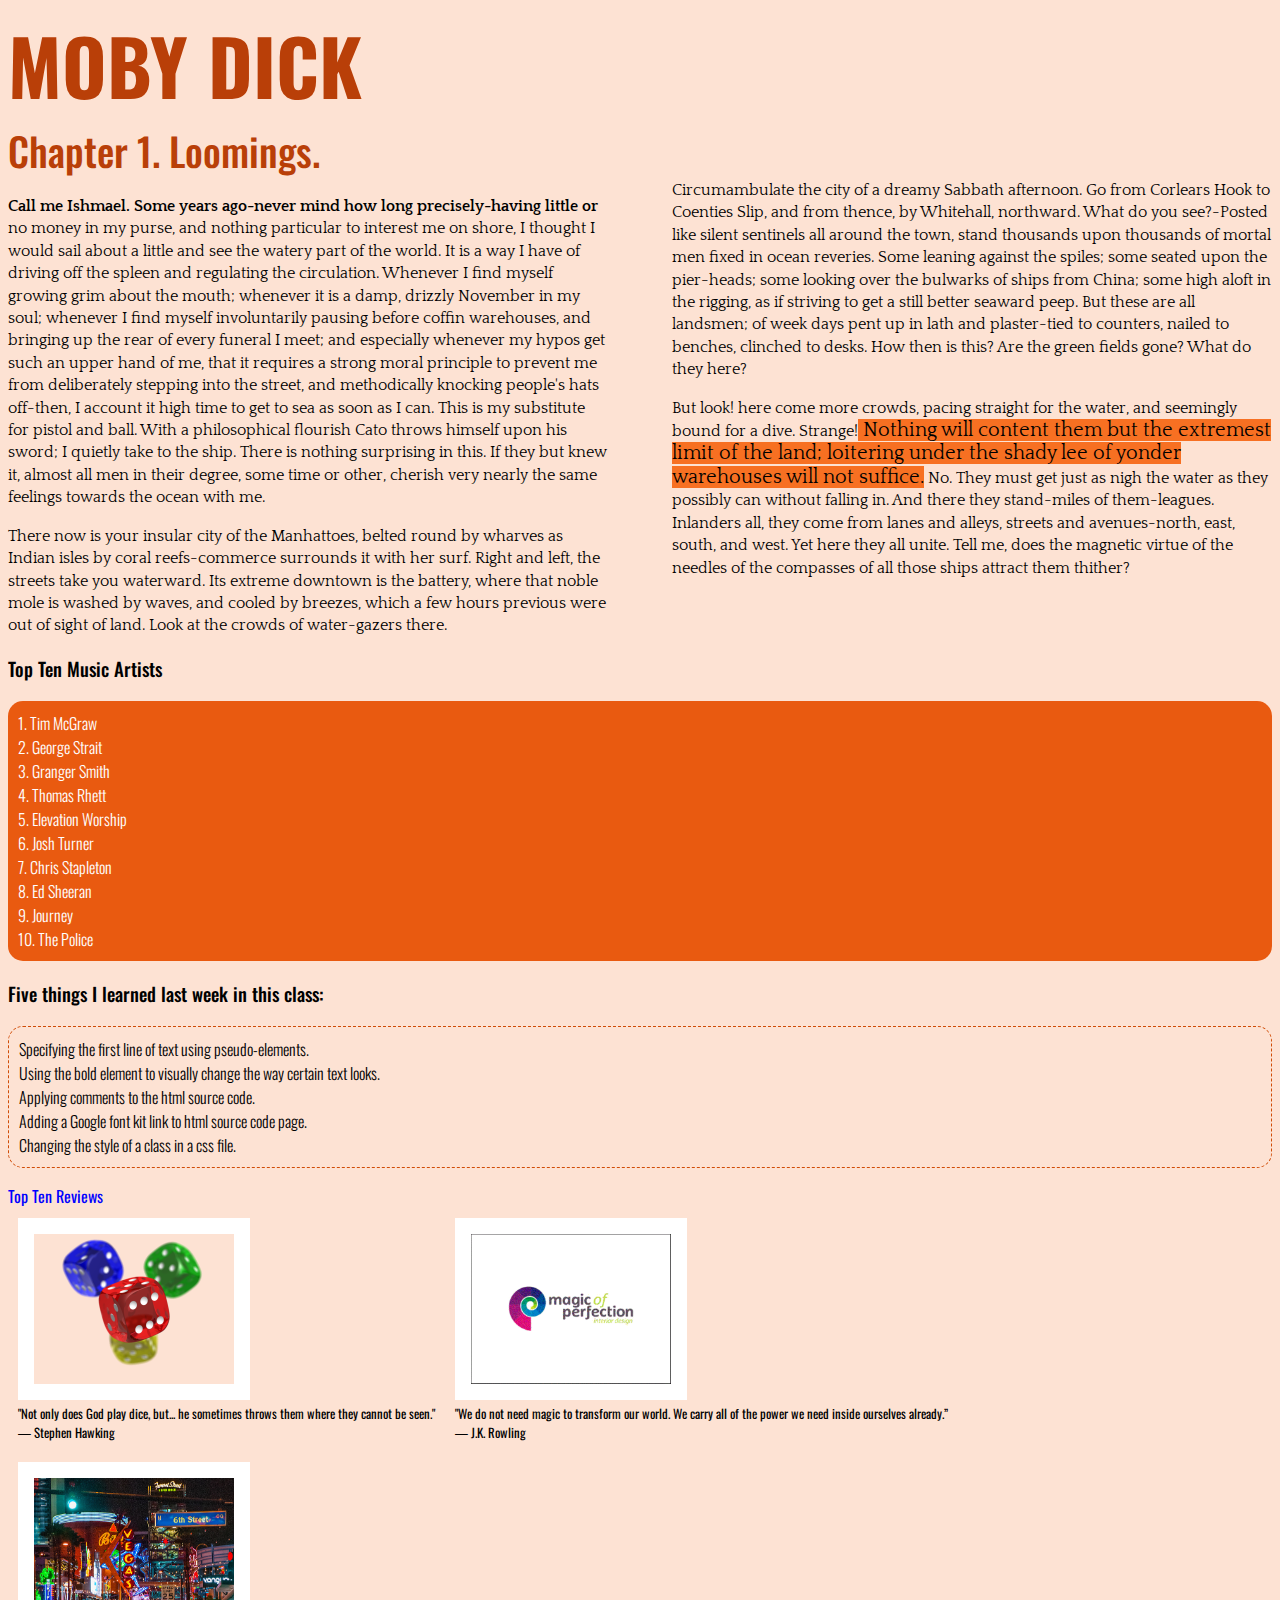
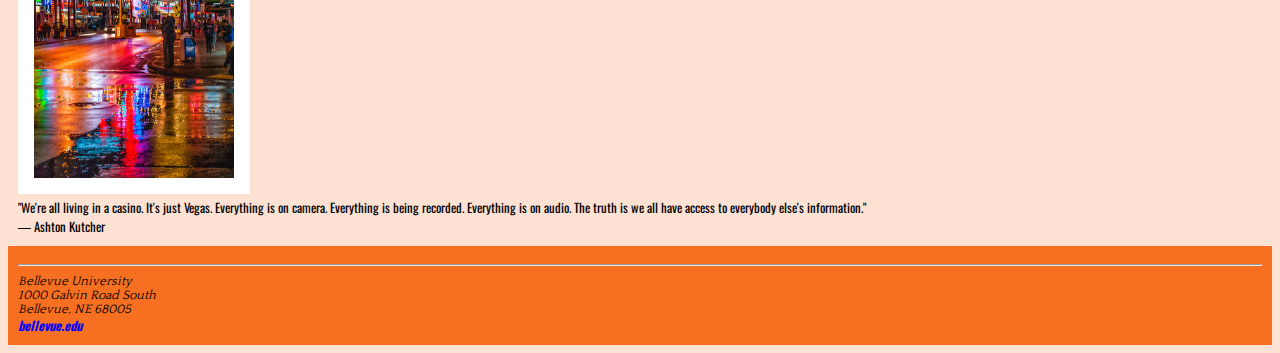
<file: GD230_jArrants/arrants_EX5/arrants_EX5.htm>
<!DOCTYPE html>
<html lang="en">

<head>
	
	<meta charset="UTF-8">
	
	<meta name = "viewport" content="width = device-width, initial-scale = 1.0"/>
	
	<meta name="keywords" content="moby dick" />
	
	<meta http-equiv="author" content="Joshua Arrants" />
	
	<meta http-equiv="pragma" content="no-cache" />
	
	<title>Joshua Arrants</title>
	
	<link rel="stylesheet" href="style.css">
	
	<link href="https://fonts.googleapis.com/css?family=Oswald:300,500,700|Quattrocento:400,700" rel="stylesheet">
	
</head>
	
	<body>
	
	<main>
	
	<header>
	
	<h1>Moby Dick</h1>

	<h2>Chapter 1. Loomings.</h2>
	
	</header>
	
	<article>
		
	<p class = "intro">Call me Ishmael. Some years ago-never mind how long precisely-having little or no money in my purse, and nothing particular to interest me on shore, I thought I would sail about a little and see the watery part of the world. It is a way I have of driving off the spleen and regulating the circulation. Whenever I find myself growing grim about the mouth; whenever it is a damp, drizzly November in my soul; whenever I find myself involuntarily pausing before coffin warehouses, and bringing up the rear of every funeral I meet; and especially whenever my hypos get such an upper hand of me, that it requires a strong moral principle to prevent me from deliberately stepping into the street, and methodically knocking people's hats off-then, I account it high time to get to sea as soon as I can. This is my substitute for pistol and ball. With a philosophical flourish Cato throws himself upon his sword; I quietly take to the ship. There is nothing surprising in this. If they but knew it, almost all men in their degree, some time or other, cherish very nearly the same feelings towards the ocean with me.</p>

	<p>There now is your insular city of the Manhattoes, belted round by wharves as Indian isles by coral reefs-commerce surrounds it with her surf. Right and left, the streets take you waterward. Its extreme downtown is the battery, where that noble mole is washed by waves, and cooled by breezes, which a few hours previous were out of sight of land. Look at the crowds of water-gazers there.</p>

	<p>Circumambulate the city of a dreamy Sabbath afternoon. Go from Corlears Hook to Coenties Slip, and from thence, by Whitehall, northward. What do you see?-Posted like silent sentinels all around the town, stand thousands upon thousands of mortal men fixed in ocean reveries. Some leaning against the spiles; some seated upon the pier-heads; some looking over the bulwarks of ships from China; some high aloft in the rigging, as if striving to get a still better seaward peep. But these are all landsmen; of week days pent up in lath and plaster-tied to counters, nailed to benches, clinched to desks. How then is this? Are the green fields gone? What do they here?</p>

	<p>But look! here come more crowds, pacing straight for the water, and seemingly bound for a dive. Strange!<span class = "sentence"> Nothing will content them but the extremest limit of the land; loitering under the shady lee of yonder warehouses will not suffice.</span> No. They must get just as nigh the water as they possibly can without falling in. And there they stand-miles of them-leagues. Inlanders all, they come from lanes and alleys, streets and avenues-north, east, south, and west. Yet here they all unite. Tell me, does the magnetic virtue of the needles of the compasses of all those ships attract them thither?</p>
	
	</article>
	
	<h3>Top Ten Music Artists</h3>
	
		<ol>
			<li>Tim McGraw</li>
			<li>George Strait</li>
			<li>Granger Smith</li>
			<li>Thomas Rhett</li>
			<li>Elevation Worship</li>
			<li>Josh Turner</li>
			<li>Chris Stapleton</li>
			<li>Ed Sheeran</li>
			<li>Journey</li>
			<li>The Police</li>
		</ol>
		
	<h3>Five things I learned last week in this class:</h3>
		
		<ul>
			<li>Specifying the first line of text using pseudo-elements.</li>
			<li>Using the bold element to visually change the way certain text looks.</li>
			<li>Applying comments to the html source code.</li>
			<li>Adding a Google font kit link to html source code page.</li>
			<li>Changing the style of a class in a css file.</li>
		</ul>
		
		
		<a href="http://www.toptenreviews.com/" target="_blank">Top Ten Reviews</a><br />
		
    <figure>
			<img src="images/dice.png" alt="Picture of different color dice"/>
			<br />
			<figcaption>"Not only does God play dice, but... he sometimes throws them where they cannot be seen."<br />
			― Stephen Hawking</figcaption>
	  </figure>
		
    <figure>
	  <img src="images/magic.GIF" alt="Magic of Perfection"/>
			<br />
			<figcaption>"We do not need magic to transform our world. We carry all of the power we need inside ourselves already.”<br />
			― J.K. Rowling</figcaption>
	  </figure>
		
	<figure>
		  <img src="images/Vegas.jpg" alt="Picture of 6th street in Vegas"/>
			<br />
	  <figcaption>"We're all living in a casino. It's just Vegas. Everything is on camera. Everything is being recorded. Everything is on audio. The truth is we all have access to everybody else's information."<br />
			― Ashton Kutcher</figcaption>
	  </figure>

   </main>
    
    
    <footer> 
    
    <hr />
	
  <address>
	
	Bellevue University 
	
	<br />1000 Galvin Road South 
	
	<br />Bellevue, NE 68005
	
		<br /><a href = "http://www.bellevue.edu/" target="_blank"> <b>bellevue.edu</b></a>
	
  </address>

</footer>	
	
</body>
	
</html>
</file>
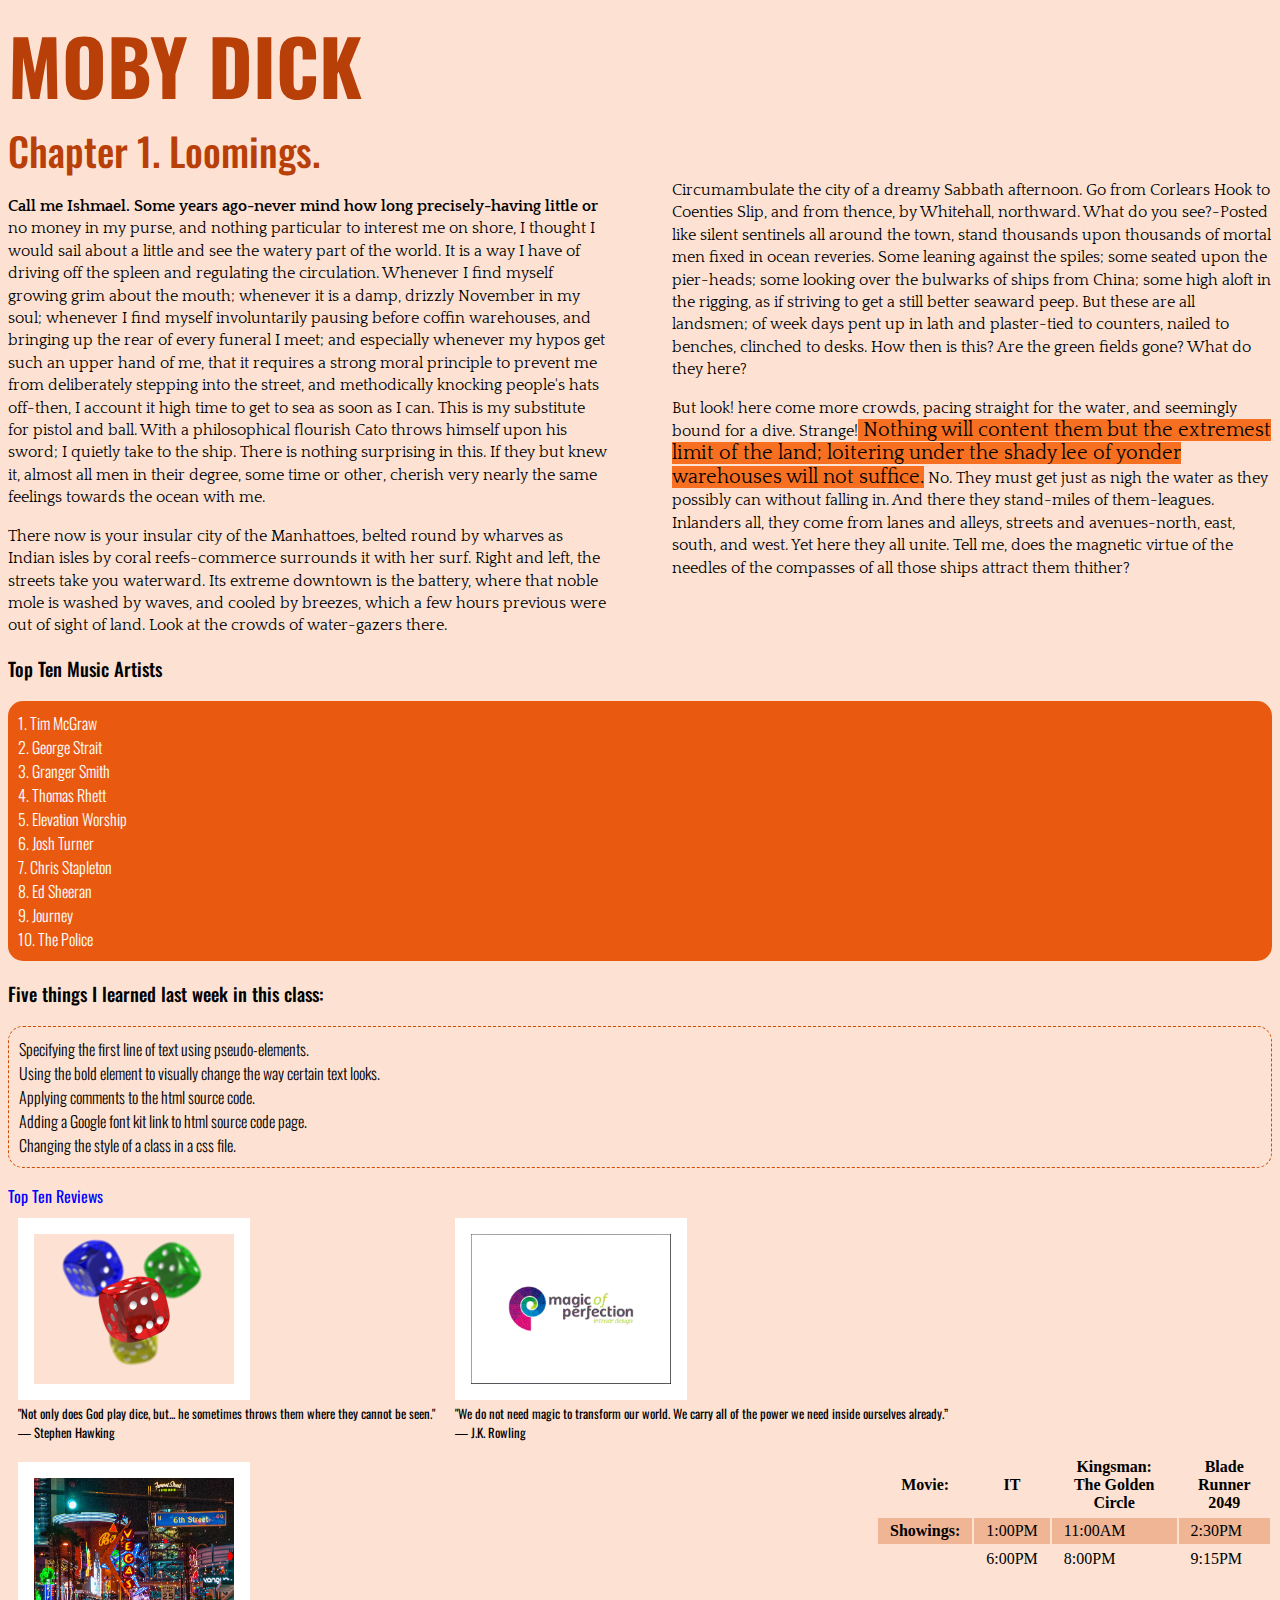
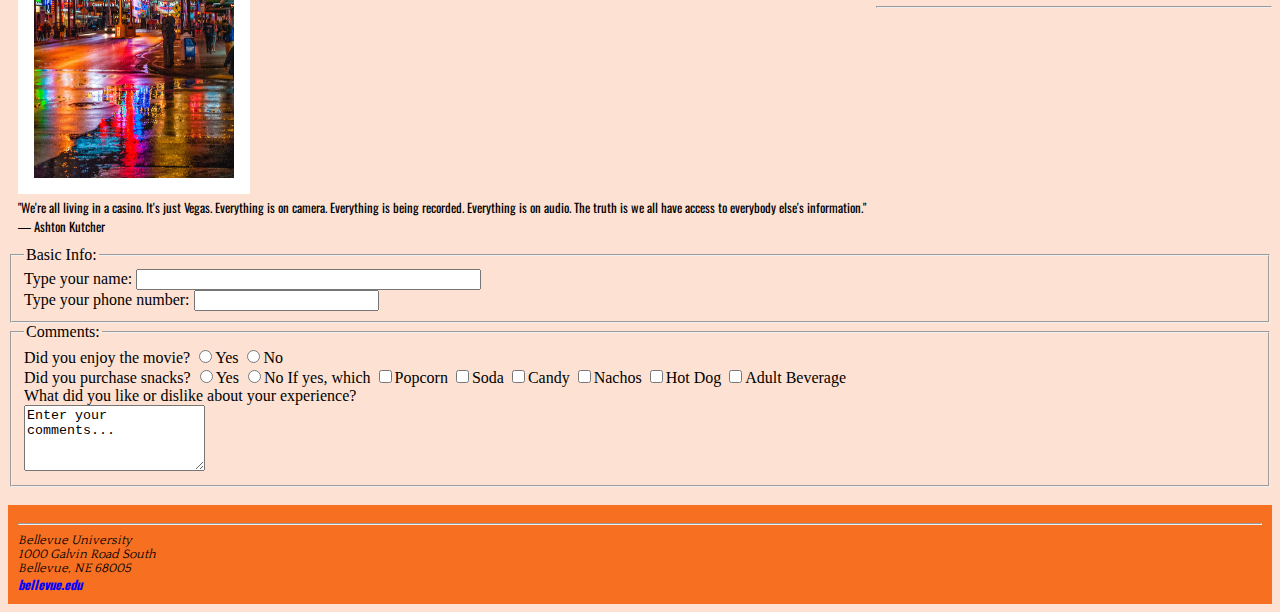
<file: GD230_jArrants/arrants_EX6/arrants_EX6.htm>
<!DOCTYPE html>
<html lang="en">

<head>
	
	<meta charset="UTF-8">
	
	<meta name = "viewport" content="width = device-width, initial-scale = 1.0"/>
	
	<meta name="keywords" content="moby dick" />
	
	<meta http-equiv="author" content="Joshua Arrants" />
	
	<meta http-equiv="pragma" content="no-cache" />
	
	<title>Joshua Arrants</title>
	
	<link rel="stylesheet" href="style.css">
	
	<link href="https://fonts.googleapis.com/css?family=Oswald:300,500,700|Quattrocento:400,700" rel="stylesheet">
	
</head>
	
	<body>
	
	<main>
	
	<header>
	
	<h1>Moby Dick</h1>

	<h2>Chapter 1. Loomings.</h2>
	
	</header>
	
	<article>
		
	<p class = "intro">Call me Ishmael. Some years ago-never mind how long precisely-having little or no money in my purse, and nothing particular to interest me on shore, I thought I would sail about a little and see the watery part of the world. It is a way I have of driving off the spleen and regulating the circulation. Whenever I find myself growing grim about the mouth; whenever it is a damp, drizzly November in my soul; whenever I find myself involuntarily pausing before coffin warehouses, and bringing up the rear of every funeral I meet; and especially whenever my hypos get such an upper hand of me, that it requires a strong moral principle to prevent me from deliberately stepping into the street, and methodically knocking people's hats off-then, I account it high time to get to sea as soon as I can. This is my substitute for pistol and ball. With a philosophical flourish Cato throws himself upon his sword; I quietly take to the ship. There is nothing surprising in this. If they but knew it, almost all men in their degree, some time or other, cherish very nearly the same feelings towards the ocean with me.</p>

	<p>There now is your insular city of the Manhattoes, belted round by wharves as Indian isles by coral reefs-commerce surrounds it with her surf. Right and left, the streets take you waterward. Its extreme downtown is the battery, where that noble mole is washed by waves, and cooled by breezes, which a few hours previous were out of sight of land. Look at the crowds of water-gazers there.</p>

	<p>Circumambulate the city of a dreamy Sabbath afternoon. Go from Corlears Hook to Coenties Slip, and from thence, by Whitehall, northward. What do you see?-Posted like silent sentinels all around the town, stand thousands upon thousands of mortal men fixed in ocean reveries. Some leaning against the spiles; some seated upon the pier-heads; some looking over the bulwarks of ships from China; some high aloft in the rigging, as if striving to get a still better seaward peep. But these are all landsmen; of week days pent up in lath and plaster-tied to counters, nailed to benches, clinched to desks. How then is this? Are the green fields gone? What do they here?</p>

	<p>But look! here come more crowds, pacing straight for the water, and seemingly bound for a dive. Strange!<span class = "sentence"> Nothing will content them but the extremest limit of the land; loitering under the shady lee of yonder warehouses will not suffice.</span> No. They must get just as nigh the water as they possibly can without falling in. And there they stand-miles of them-leagues. Inlanders all, they come from lanes and alleys, streets and avenues-north, east, south, and west. Yet here they all unite. Tell me, does the magnetic virtue of the needles of the compasses of all those ships attract them thither?</p>
	
	</article>
	
	<h3>Top Ten Music Artists</h3>
	
		<ol>
			<li>Tim McGraw</li>
			<li>George Strait</li>
			<li>Granger Smith</li>
			<li>Thomas Rhett</li>
			<li>Elevation Worship</li>
			<li>Josh Turner</li>
			<li>Chris Stapleton</li>
			<li>Ed Sheeran</li>
			<li>Journey</li>
			<li>The Police</li>
		</ol>
		
	<h3>Five things I learned last week in this class:</h3>
		
		<ul>
			<li>Specifying the first line of text using pseudo-elements.</li>
			<li>Using the bold element to visually change the way certain text looks.</li>
			<li>Applying comments to the html source code.</li>
			<li>Adding a Google font kit link to html source code page.</li>
			<li>Changing the style of a class in a css file.</li>
		</ul>
		
		
		<a href="http://www.toptenreviews.com/" target="_blank">Top Ten Reviews</a><br />
		
    <figure>
			<img src="images/dice.png" alt="Picture of different color dice"/>
			<br />
			<figcaption>"Not only does God play dice, but... he sometimes throws them where they cannot be seen."<br />
			― Stephen Hawking</figcaption>
	  </figure>
		
    <figure>
	  <img src="images/magic.GIF" alt="Magic of Perfection"/>
			<br />
			<figcaption>"We do not need magic to transform our world. We carry all of the power we need inside ourselves already.”<br />
			― J.K. Rowling</figcaption>
	  </figure>
		
	<figure>
		  <img src="images/Vegas.jpg" alt="Picture of 6th street in Vegas"/>
			<br />
	  <figcaption>"We're all living in a casino. It's just Vegas. Everything is on camera. Everything is being recorded. Everything is on audio. The truth is we all have access to everybody else's information."<br />
			― Ashton Kutcher</figcaption>
	  </figure>
	  
	<table>
	
		<tr>
		
			<th scope="row">Movie:</th>
			<th>IT</th>
			<th>Kingsman: The Golden Circle</th>
			<th>Blade Runner 2049</th>
			
		</tr>
		
		<tr class="even">
			<th scope="row">Showings:</th>
			<td>1:00PM</td>
			<td>11:00AM</td>
			<td>2:30PM</td>
		</tr>
		
		<tr>
			<th scope="row"></th>
			<td>6:00PM</td>
			<td>8:00PM</td>
			<td>9:15PM</td>
		</tr>

	</table> 
  	
  	<hr />
   	
   	<form>
   		<fieldset>
   			
   			<legend>Basic Info:</legend>
   			<label>Type your name:
   			<input type="text" name="name" size="40" maxlength="100" />
   			</label>
   			<br />
			<label>Type your phone number:
			<input type="number" name="phonenumber" size="13" maxlength="20" />
			</label>
   		
   		</fieldset>
   			
	  <fieldset>
   			
			<legend>Comments:</legend>
   			<label>Did you enjoy the movie?
   			<input type="radio" name="enjoy" value="Yes"/>Yes 
   			<input type="radio" name="enjoy" value="No"/>No
			</label>
   			<br />
   			<label>Did you purchase snacks?
   			<input type="radio" name="enjoy" value="Yes"/>Yes
   			<input type="radio" name="enjoy" value="No"/>No If yes, which
   			<input type="checkbox" name="Popcorn" value="Popcorn"/>Popcorn
   			<input type="checkbox" name="Soda" value="Soda"/>Soda
   			<input type="checkbox" name="Candy" value="Candy"/>Candy
   			<input type="checkbox" name="Nachos" value="Nachos"/>Nachos
   			<input type="checkbox" name="HotDog" value="HotDog"/>Hot Dog
   			<input type="checkbox" name="AdultBeverage" value="AdultBeverage"/>Adult Beverage
   			</label>
			<br />
   			
   			<label>What did you like or dislike about your experience?</label>
	      	<br />
   			<textarea name="comments" cols="20" rows="4">Enter your comments...
   			</textarea>
      </fieldset>
</form>

   	</main>
   	
   	<br />
    
    <footer> 
    
    <hr />
	
  <address>
	
	Bellevue University 
	
	<br />1000 Galvin Road South 
	
	<br />Bellevue, NE 68005
	
		<br /><a href = "http://www.bellevue.edu/" target="_blank"> <b>bellevue.edu</b></a>
	
  </address>

</footer>	
	
</body>
	
</html>
</file>
<file: bioSite Project/bioSite Pattern Library/biositelibrarystyle.css>
@charset "utf-8";
/* CSS Document */
body {
	background-color: rgb(150,188,187)
}

h1 {
	font-family: 'Indie Flower', cursive;
}

h3 {
	font-family: 'Raleway', sans-serif;
}

.Indie {
	font-family: 'Indie Flower', cursive;
	font-weight: 700;
}

.Raleway {
	font-family: 'Raleway', sans-serif;
	font-weight: 500;
}

.Oswald {
	font-family: 'Oswald', sans-serif;
	font-weight: 300;
}

.template {
    background-color: #88BDBC;
	border: 3px solid #000000;
}
.mainheader { 
 	text-align: center;
 	border: 1px solid #EFFAEE;
 	font-size: 3.375em;
	color: #EFFAEE;
}

.mainphoto {
    float: left;
    
}
.maincontent{
    float: left;
    width: 400px;

}

.imgholder {
    width: 548px;
    height: 430px;
	padding: 9px;
	border: 1px solid #EFFAEE;
}

.secondheader{
	font-family: 'Oswald', sans-serif;
	font-weight: 300;
	font-size: 2.25em;
	color: #EFFAEE;
    margin-top: 0px;
    margin-bottom: 0px;
    
	
}
.mainparagraph {
	font-family: 'Raleway', sans-serif;
	font-weight: 500;
	font-size: 1em;	
	color: #EFFAEE;
}
.extraphotos{
    float: left;
}
.extraimgholder{
	width: 150px;
	height: 125px;
	padding: 9px;
	border: 1px solid #EFFAEE;

}
.imgborder{
	width: 548px;
	height: 430px;
	padding: 9px;
	border: 1px solid #EFFAEE;
}
.extraimgborder{
	width: 125px;
	height: 125px;
	padding: 9px;
	border: 1px solid #EFFAEE;
}

figure{
    float: left;
}
figcaption{
	font-family: 'Indie Flower', cursive;
	font-weight: 700;
	color: #EFFAEE;
	line-height: 1;
}

footer{
	clear: both;
	font-family: 'Oswald', sans-serif;
	font-weight: 300;
	color: #EFFAEE;
	
	
}
.fontsize1 {
	
	font-family: 'Indie Flower', cursive;
	font-weight: 700;
	font-size: 3.375em;
}
.fontsize2 {
	
	font-family: 'Oswald', sans-serif;
	font-weight: 300;
	font-size: 2.25em;
}
.scale1 {
    font-size: 3.375em;
    font-family: 'Oswald', sans-serif;
}
.scale2 {
    font-size: 2.25em;
    font-family: 'Oswald', sans-serif;
}
.scale3 {
    font-size: 1.5em;
    font-family: 'Oswald', sans-serif;
}

.imgsmall {
	width: 125px;
	height: 125px;
}
.imglarge {
	width: 548px;
}

.navbar {
	border: 1px solid #EFFAEE;
	background-color: #294E5A;
}

ul {
    list-style-type: none;
    margin: 0;
    padding: 0;
    overflow: hidden;
}

li {
    float: left;
}

li a {
	font-family: 'Oswald', sans-serif;
    
    display: block;
    color: #EFFAEE;
    text-align: center;
    padding: 14px 16px;
    text-decoration: none;
}

li a:hover {
    background-color: #102226;
}

.color1{
    border: 1px solid #000000;
    background-color: #88BDBC;
    padding:50px;
    font-family: 'Indie Flower', cursive;
    text-align: center;
    font-weight: 700;
	font-size: 3.375em;
    color: white;
}

.color2{
    border: 1px solid #000000;
    background-color: #EFFAEE;
    padding:50px;
    font-family: 'Indie Flower', cursive;
    text-align: center;
    font-weight: 700;
	font-size: 3.375em;
}

.color3{
    border: 1px solid #000000;
    background-color: #294E5A;
    padding:50px;
    font-family: 'Indie Flower', cursive;
    text-align: center;
    font-weight: 700;
	font-size: 3.375em;
    color: white;
}
.color4{
    border: 1px solid #000000;
    background-color: #102226;
    padding:50px;
    font-family: 'Indie Flower', cursive;
    text-align: center;
    font-weight: 700;
	font-size: 3.375em;
    color: white;
}
</file>
<file: GD230_jArrants/arrants_EX2/style.css>
@charset "utf-8";
/* CSS Document */

html { 
	font-size: 16px;	
}

p {
	font-family: 'Quattrocento', Georgia, "Times New Roman", serif;
	font-weight: 400;
	line-height: 1.4em;
}

h1, h2 {
	font-family: 'Oswald', Verdana, Arial, sans-serif;
}

h1 {
	font-weight: 700;
	text-transform: uppercase;
	font-size: 4.768em;
	margin: 0;
}

h2 {
	font-weight: 500;
	font-size: 2.441em;
	margin: 0;
	
}

p.intro:first-line {
	font-weight: bold;
}

address {
	font-family:  'Quattrocento', Georgia, "Times New Roman", serif;
	font-size: .8em;
}

a:link {
	color: blue;
	text-decoration: none;
}

a:visited {
	color: burlywood;
}

a:hover {
	color: black;
	text-decoration: underline;
}

.sentence {
	font-size: 20px;
}
</file>
<file: GD230_jArrants/arrants_EX3/style.css>
@charset "utf-8";
/* CSS Document */

html { 
	font-size: 16px;	
}

p {
	font-family: 'Quattrocento', Georgia, "Times New Roman", serif;
	font-weight: 400;
	line-height: 1.4em;
}

h1, h2 {
	font-family: 'Oswald', Verdana, Arial, sans-serif;
}

h1 {
	font-weight: 700;
	text-transform: uppercase;
	font-size: 4.768em;
	margin: 0;
}

h2 {
	font-weight: 500;
	font-size: 2.441em;
	margin: 0;
	
}

h3 {
	font-family: 'Oswald', Verdana, Arial, sans-serif;
	font-weight: 500;
}

ol {
	font-family: 'Oswald', Verdana, Arial, sans-serif;
	font-weight: 300;
	border: 1px solid #FF0004;
	border-radius: 15px;
	padding: 10px;
	list-style-position: inside;	
}

ul {
	font-family: 'Oswald', Verdana, Arial, sans-serif;
	font-weight: 300;
	border: 1px dashed #FF0004;
	border-radius: 15px;
	padding: 10px;
	list-style-type: none;
	
}

p.intro:first-line {
	font-weight: bold;
}

address {
	font-family:  'Quattrocento', Georgia, "Times New Roman", serif;
	font-size: .8em;
}

a:link {
	color: blue;
	font-family: 'Oswald', Verdana, Arial, sans-serif;
	text-decoration: none;
}

a:visited {
	color: burlywood;
}

a:hover {
	color: black;
	text-decoration: none;
}

.sentence {
	font-size: 20px;
}
</file>
<file: GD230_jArrants/arrants_EX4/style.css>
@charset "utf-8";
/* CSS Document */

html { 
	font-size: 16px;	
}

p {
	font-family: 'Quattrocento', Georgia, "Times New Roman", serif;
	font-weight: 400;
	line-height: 1.4em;
}

h1, h2 {
	font-family: 'Oswald', Verdana, Arial, sans-serif;
	color: rgb(185,63,8);
}

h1 {
	font-weight: 700;
	text-transform: uppercase;
	font-size: 4.768em;
	margin: 0;
}

h2 {
	font-weight: 500;
	font-size: 2.441em;
	margin: 0;
	
}

h3 {
	font-family: 'Oswald', Verdana, Arial, sans-serif;
	font-weight: 500;
}

ol {
	font-family: 'Oswald', Verdana, Arial, sans-serif;
	font-weight: 300;
	border-radius: 15px;
	padding: 10px;
	list-style-position: inside;
	background-color: rgb(233,90,16);
	color: #FFFFFF;
}

ul {
	font-family: 'Oswald', Verdana, Arial, sans-serif;
	font-weight: 300;
	border: 1px dashed rgb(208,76,6);
	border-radius: 15px;
	padding: 10px;
	list-style-type: none;
	
}

p.intro:first-line {
	font-weight: bold;
}

address {
	font-family:  'Quattrocento', Georgia, "Times New Roman", serif;
	font-size: .8em;
}

a:link {
	color: blue;
	font-family: 'Oswald', Verdana, Arial, sans-serif;
	text-decoration: none;
}

a:visited {
	color: burlywood;
}

a:hover {
	color: black;
	text-decoration: none;
}

.sentence {
	font-size: 20px;
	background-color: rgb(247,112,34);
	
}

img {width: 200px; 
	border: 1em solid #FFFFFF;
}

figure {
	margin: 10px;
	float: left;
}

figcaption {
	font-family: 'Oswald', Verdana, Arial, sans-serif;
	font-weight: 400px;
	font-size: .8em;
			
}

body {
	background-color: rgba(247,112,34,0.2);
}

article {
	column-count: 2;
	column-width: 200px;
	column-gap: 4em;
}

footer {
	
	background-color: rgb(247,112,34);
	padding: 10px;
	clear: both;
}
</file>
<file: GD230_jArrants/arrants_EX5/style.css>
@charset "utf-8";
/* CSS Document */

html { 
	font-size: 16px;	
}

p {
	font-family: 'Quattrocento', Georgia, "Times New Roman", serif;
	font-weight: 400;
	line-height: 1.4em;
}

h1, h2 {
	font-family: 'Oswald', Verdana, Arial, sans-serif;
	color: rgb(185,63,8);
}

h1 {
	font-weight: 700;
	text-transform: uppercase;
	font-size: 4.768em;
	margin: 0;
}

h2 {
	font-weight: 500;
	font-size: 2.441em;
	margin: 0;
	
}

h3 {
	font-family: 'Oswald', Verdana, Arial, sans-serif;
	font-weight: 500;
}

ol {
	font-family: 'Oswald', Verdana, Arial, sans-serif;
	font-weight: 300;
	border-radius: 15px;
	padding: 10px;
	list-style-position: inside;
	background-color: rgb(233,90,16);
	color: #FFFFFF;
}

ul {
	font-family: 'Oswald', Verdana, Arial, sans-serif;
	font-weight: 300;
	border: 1px dashed rgb(208,76,6);
	border-radius: 15px;
	padding: 10px;
	list-style-type: none;
	
}

p.intro:first-line {
	font-weight: bold;
}

address {
	font-family:  'Quattrocento', Georgia, "Times New Roman", serif;
	font-size: .8em;
}

a:link {
	color: blue;
	font-family: 'Oswald', Verdana, Arial, sans-serif;
	text-decoration: none;
}

a:visited {
	color: burlywood;
}

a:hover {
	color: black;
	text-decoration: none;
}

.sentence {
	font-size: 20px;
	background-color: rgb(247,112,34);
	
}

img {width: 200px; 
	border: 1em solid #FFFFFF;
}

figure {
	margin: 10px;
	float: left;
}

figcaption {
	font-family: 'Oswald', Verdana, Arial, sans-serif;
	font-weight: 400px;
	font-size: .8em;
			
}

body {
	background-color: rgba(247,112,34,0.2);
}

article {
	 -webkit-columns: 2 200px;
     -moz-columns: 2 200px;
     columns: 2 200px;
	 -webkit-column-gap: 4em;
     -moz-column-gap: 4em;
   	 column-gap: 4em;
}

footer {
	
	background-color: rgb(247,112,34);
	padding: 10px;
	clear: both;
}
</file>
<file: GD230_jArrants/arrants_EX6/style.css>
@charset "utf-8";
/* CSS Document */

html { 
	font-size: 16px;	
}

p {
	font-family: 'Quattrocento', Georgia, "Times New Roman", serif;
	font-weight: 400;
	line-height: 1.4em;
}

h1, h2 {
	font-family: 'Oswald', Verdana, Arial, sans-serif;
	color: rgb(185,63,8);
}

h1 {
	font-weight: 700;
	text-transform: uppercase;
	font-size: 4.768em;
	margin: 0;
}

h2 {
	font-weight: 500;
	font-size: 2.441em;
	margin: 0;
	
}

h3 {
	font-family: 'Oswald', Verdana, Arial, sans-serif;
	font-weight: 500;
}

ol {
	font-family: 'Oswald', Verdana, Arial, sans-serif;
	font-weight: 300;
	border-radius: 15px;
	padding: 10px;
	list-style-position: inside;
	background-color: rgb(233,90,16);
	color: #FFFFFF;
}

ul {
	font-family: 'Oswald', Verdana, Arial, sans-serif;
	font-weight: 300;
	border: 1px dashed rgb(208,76,6);
	border-radius: 15px;
	padding: 10px;
	list-style-type: none;
	
}

p.intro:first-line {
	font-weight: bold;
}

address {
	font-family:  'Quattrocento', Georgia, "Times New Roman", serif;
	font-size: .8em;
}

a:link {
	color: blue;
	font-family: 'Oswald', Verdana, Arial, sans-serif;
	text-decoration: none;
}

a:visited {
	color: burlywood;
}

a:hover {
	color: black;
	text-decoration: none;
}

.sentence {
	font-size: 20px;
	background-color: rgb(247,112,34);
	
}

img {width: 200px; 
	border: 1em solid #FFFFFF;
}

figure {
	margin: 10px;
	float: left;
}

figcaption {
	font-family: 'Oswald', Verdana, Arial, sans-serif;
	font-weight: 400px;
	font-size: .8em;
			
}

body {
	background-color: rgba(247,112,34,0.2);
}

article {
	 -webkit-columns: 2 200px;
     -moz-columns: 2 200px;
     columns: 2 200px;
	 -webkit-column-gap: 4em;
     -moz-column-gap: 4em;
   	 column-gap: 4em;
}

footer {
	
	background-color: rgb(247,112,34);
	padding: 10px;
	clear: both;
}

table {
	margin: 2em 0 2em 0;
}
th, td {
	padding: .25em .75em;
}
tr.even {
	background-color: rgba(208,76,6,.3);
}

form {
	clear: both;
}
</file>
